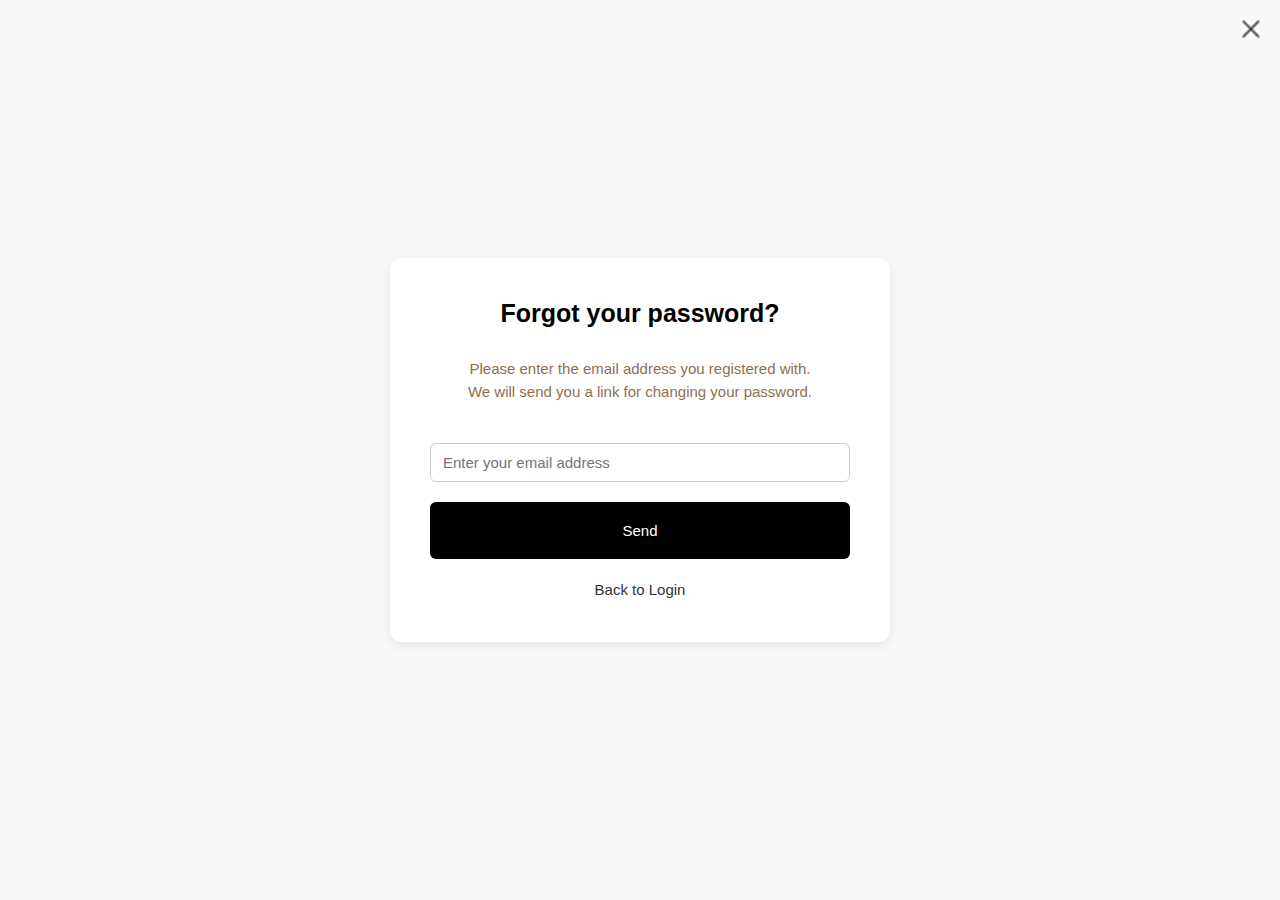
<file: forgot-password-page.html>
<!DOCTYPE html>
<html lang="vi">
  <head>
    <meta charset="utf-8" />
    <meta name="viewport" content="width=device-width, initial-scale=1" />
    <title>Forgot password? | Raffine</title>
    <link rel="stylesheet" href="css/style.css" />
    <link rel="stylesheet" href="css/forgot-password.css" />
    <link rel="icon" type="image/png" href="images/favicon.ico" />
  </head>
  <body>
    <header class="site-header">
      <a
        href="log-in-page.html"
        class="btn-exit"
        aria-label="Exit-forgot-password-page"
      >
        <img src="images/exit.svg" alt="Exit" />
      </a>
    </header>
    <main>
      <section class="forgot-container">
        <h2>Forgot your password?</h2>
        <p class="forgot-text">
          Please enter the email address you registered with.<br />
          We will send you a link for changing your password.
        </p>

        <form id="forgot-form" action="#" method="post">
          <div class="input-group">
            <input
              type="email"
              id="email"
              name="email"
              placeholder="Enter your email address"
              required
            />
          </div>

          <button type="submit" class="send-btn">Send</button>
          <div class="back-wrapper">
            <a href="log-in-page.html" class="back-login-btn">Back to Login</a>
          </div>
        </form>
      </section>
    </main>
    <script src="js/script.js"></script>
  </body>
</html>
</file>
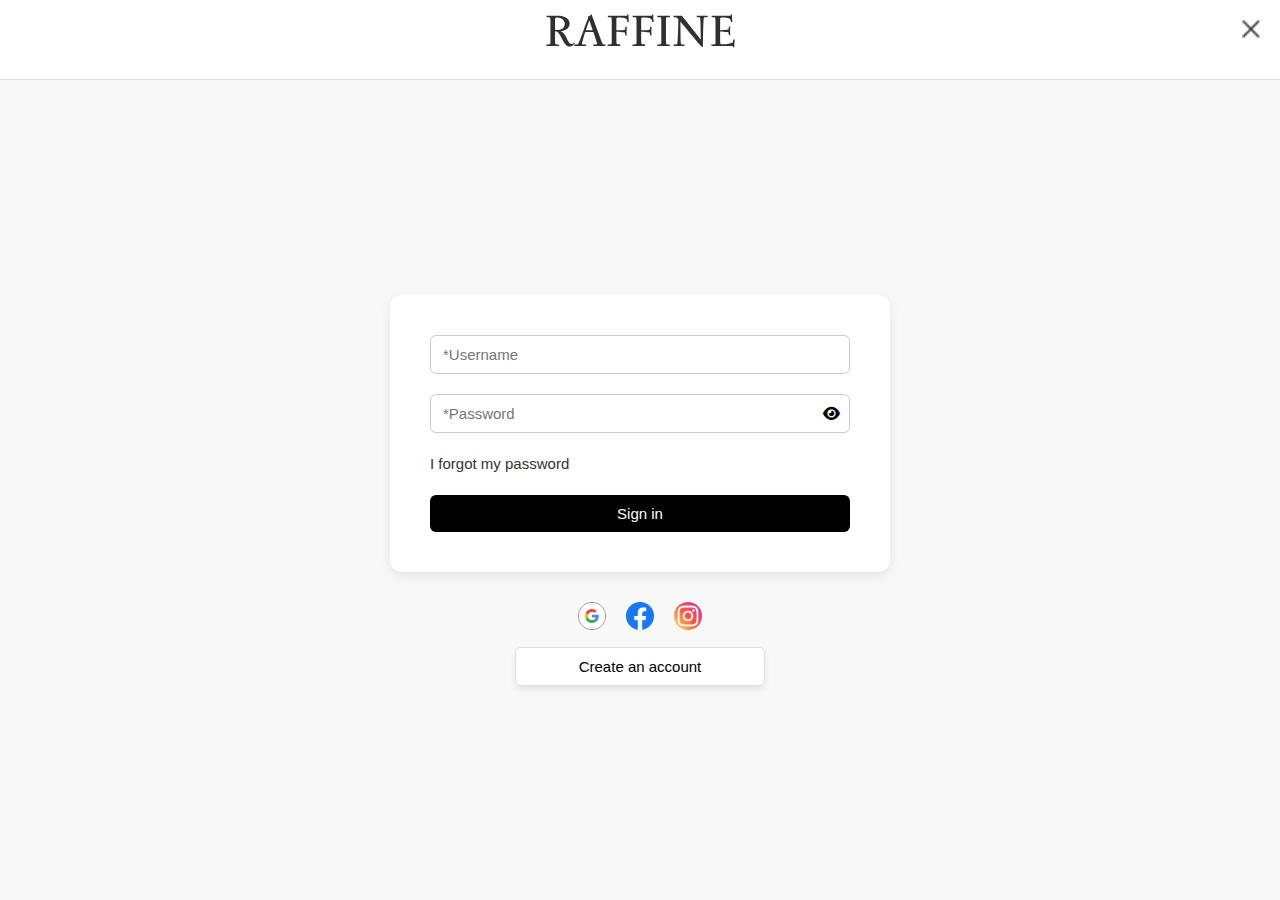
<file: log-in-page.html>
<!DOCTYPE html>
<html lang="vi">
  <head>
    <meta charset="utf-8" />
    <meta name="viewport" content="width=device-width, initial-scale=1" />
    <title>Account Login | Raffine</title>
    <link rel="stylesheet" href="css/style.css" />
    <link rel="stylesheet" href="css/log-in.css" />
    <link rel="icon" type="image/png" href="images/favicon.ico" />
    <link
      rel="stylesheet"
      href="https://cdnjs.cloudflare.com/ajax/libs/font-awesome/6.5.0/css/all.min.css"
    />
  </head>
  <body>
    <header class="site-header">
      <h1 class="logo">
        <a href="index.html" class="logo" aria-label="Raffine">
          <img src="images/RAFFINE.svg" alt="Raffine" />
        </a>
      </h1>
      <a href="index.html" class="btn-exit" aria-label="Exit-log-in-page">
        <img src="images/exit.svg" alt="Exit" />
      </a>
    </header>

    <main>
      <section class="login-container">
        <form id="login-form" action="#" method="post">
          <div class="input-group">
            <input
              type="text"
              id="username"
              name="username"
              placeholder="*Username"
              required
            />
          </div>

          <div class="input-group password-wrapper">
            <input
              type="password"
              id="password"
              name="password"
              placeholder="*Password"
              required
            />
            <button
              type="button"
              id="toggle-password"
              class="eye-btn"
              aria-label="Show password"
            >
              <i id="eye-icon" class="fa-solid fa-eye"></i>
            </button>
          </div>

          <div class="options">
            <a
              href="forgot-password-page.html"
              aria-label="forgot-password-page"
              >I forgot my password</a
            >
          </div>

          <button type="submit" class="login-btn">Sign in</button>
        </form>
      </section>
      <div class="other-log-in">
        <a href="https://google.com" aria-label="Google">
          <img src="images/google.svg" alt="Google" width="24" height="24" />
        </a>
        <a href="https://facebook.com" aria-label="Facebook">
          <img
            src="images/facebook.svg"
            alt="Facebook"
            width="24"
            height="24"
          />
        </a>
        <a href="https://instagram.com" aria-label="Instagram">
          <img src="images/insta.svg" alt="Instagram" width="24" height="24" />
        </a>
      </div>
      <a href="sign-up-page.html">
        <button type="button" class="create-account-btn">
          Create an account
        </button>
      </a>
    </main>
    <script src="js/log-in.js"></script>
  </body>
</html>
</file>
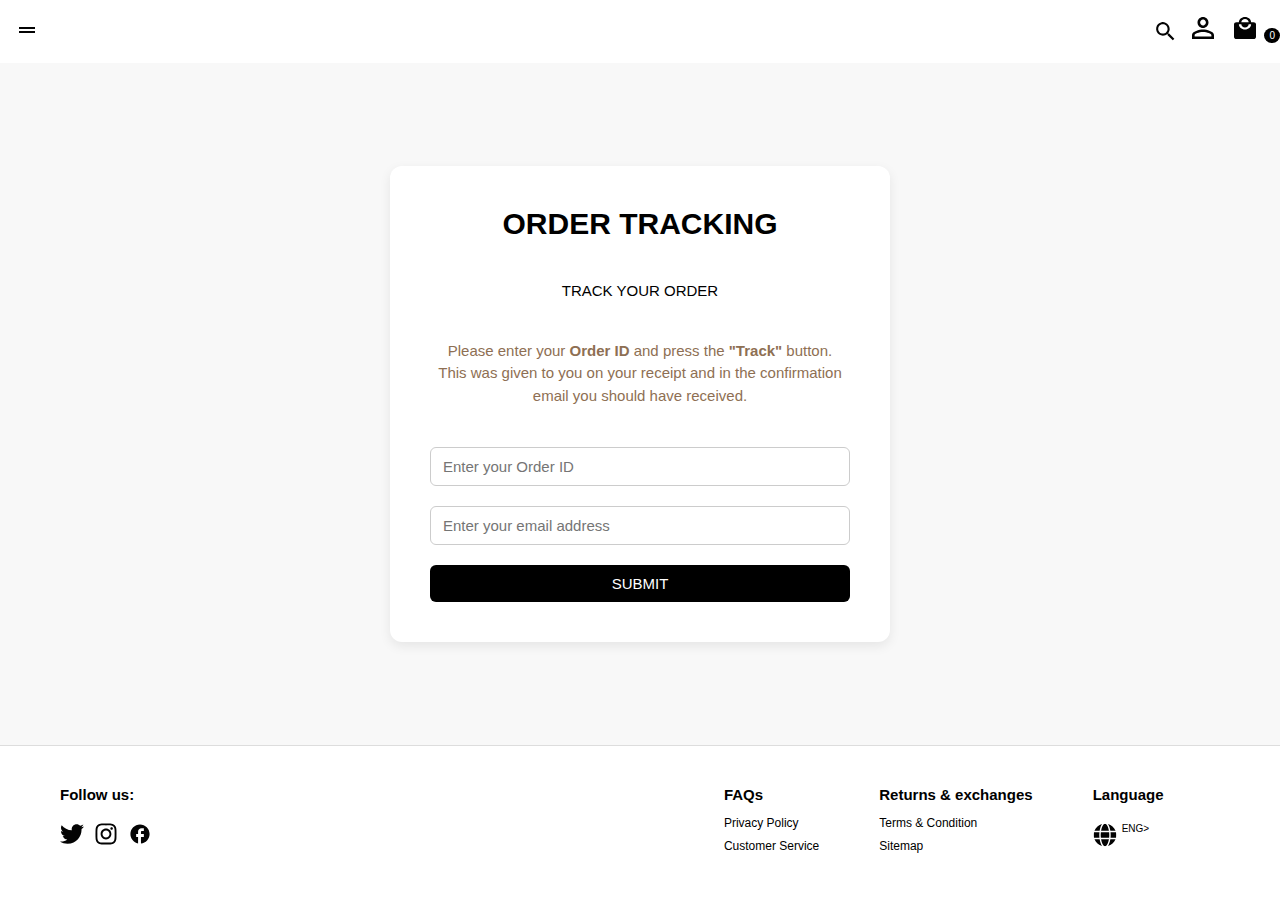
<file: order-tracking-page.html>
<!DOCTYPE html>
<html lang="vi">
  <head>
    <meta charset="utf-8" />
    <meta name="viewport" content="width=device-width, initial-scale=1" />
    <title>Track Your Order Status | Raffine</title>
    <link rel="stylesheet" href="css/style.css" />
    <link rel="stylesheet" href="css/header-footer.css" />
    <link rel="stylesheet" href="css/order-tracking.css" />
    <link rel="icon" type="image/png" href="images/favicon.ico" />
  </head>
  <body>
    <!-- ==================== HEADER ==================== -->
    <header class="site-header">
      <!--Left-side-->
      <div class="header-left">
        <!--Nút mở menu-->
        <button class="menu-toggle" aria-label="Menu">
          <img src="images/Menu.svg" alt="Menu" width="24" height="24" />
        </button>
        <nav class="menu">
          <ul class="menu-main">
            <li class="menu-item" data-submenu="men">
              <span>Men's Fashion</span>
              <span class="arrow">&rsaquo;</span>
            </li>
            <li class="menu-item" data-submenu="women">
              <span>Women's Fashion</span>
              <span class="arrow">&rsaquo;</span>
            </li>
            <li class="menu-item">
              <span>Help Center</span>
              <span class="arrow">&rsaquo;</span>
            </li>
            <li class="menu-item">
              <a href="order-tracking-page.html">Order Tracking</a>
              <span class="arrow">&rsaquo;</span>
            </li>
            <li class="menu-item">About Us</li>
          </ul>

          <!-- Menu con: Men’s Fashion -->
          <div class="submenu" id="men">
            <div class="submenu-grid">
              <div class="submenu-card">
                <p>Top</p>
                <a href="men-top-page.html"
                  ><img src="images/Top-Men.jpg" alt="Top"
                /></a>
              </div>
              <div class="submenu-card">
                <p>Bottom</p>
                <a href="men-bottom-page.html"
                  ><img src="images/Bottom-Men.jpg" alt="Bottom"
                /></a>
              </div>
              <div class="submenu-card">
                <p>Jacket</p>
                <a href="men-jacket-page.html"
                  ><img src="images/Jacket-Men.jpg" alt="Jacket"
                /></a>
              </div>
            </div>
            <a href="#" class="see-more">See more</a>
          </div>

          <!-- Menu con: Women’s Fashion -->
          <div class="submenu" id="women">
            <div class="submenu-grid">
              <div class="submenu-card">
                <p>Top</p>
                <a href="women-top-page.html"
                  ><img src="images/Top-Women.jpg" alt="Top"
                /></a>
              </div>
              <div class="submenu-card">
                <p>Bottom</p>
                <a href="women-bottom-page.html"
                  ><img src="images/Bottom-Women.jpg" alt="Bottom"
                /></a>
              </div>
              <div class="submenu-card">
                <p>Dress</p>
                <a href="women-dress-page.html"
                  ><img src="images/Dress-Women.jpg" alt="Dress"
                /></a>
              </div>
            </div>
            <a href="#" class="see-more">See more</a>
          </div>
        </nav>
      </div>

      <!--Center-side-->
      <div class="header-center">
        <!--Logo-->
        <h1 class="logo">
          <a href="index.html" class="logo" aria-label="Raffine">
            <img src="images/RAFFINE.svg" alt="Raffine" />
          </a>
        </h1>
      </div>

      <!--Right-side-->
      <div class="header-right">
        <!--Tìm kiếm-->
        <div class="search-box">
          <input
            type="text"
            class="search-input"
            placeholder="Find on Raffine..."
          />
          <button class="search-btn">
            <img src="images/Search.svg" alt="Search" width="25" height="25" />
          </button>
          <ul class="search-results"></ul>
        </div>
        <!--Biểu tượng tài khoản và giỏ hàng-->
        <nav id="login-cart">
          <a href="log-in-page.html"
            ><img src="images/Login.svg" alt="Login"
          /></a>
          <a href="cart-page.html"
            ><img src="images/cart-icon.svg" alt="Cart-icon" />
            <span class="cart-count">0</span></a
          >
        </nav>
      </div>
    </header>

    <main>
      <section class="order-container">
        <h2>ORDER TRACKING</h2>

        <div class="order-text">
          <h3>TRACK YOUR ORDER</h3>
          <p>
            Please enter your <strong>Order ID</strong> and press the
            <strong>"Track"</strong> button.<br />
            This was given to you on your receipt and in the confirmation email
            you should have received.
          </p>
        </div>

        <form id="order-form" action="#" method="post">
          <div class="input-group">
            <input
              type="text"
              id="order-id"
              name="order-id"
              placeholder="Enter your Order ID"
              required
            />
          </div>

          <div class="input-group">
            <input
              type="email"
              id="email"
              name="email"
              placeholder="Enter your email address"
              required
            />
          </div>

          <button type="submit" class="track-btn">SUBMIT</button>
        </form>
      </section>
    </main>
    <!-- Footer -->
    <footer class="site-footer">
      <div class="footer-container">
        <!-- Follow us -->
        <div class="footer-social">
          <h4><strong>Follow us:</strong></h4>
          <div class="social-icons">
            <a href="https://twitter.com" aria-label="Twitter">
              <img
                src="images/Twitter.svg"
                alt="Twitter"
                width="24"
                height="24"
              />
            </a>
            <a href="https://instagram.com" aria-label="Instagram">
              <img
                src="images/INS.svg"
                alt="Instagram"
                width="24"
                height="24"
              />
            </a>
            <a href="https://facebook.com" aria-label="Facebook">
              <img src="images/FB.svg" alt="Facebook" width="24" height="24" />
            </a>
          </div>
        </div>
        <!-- Text items -->
        <div class="footer-text">
          <div class="footer-text1">
            <h4>FAQs</h4>
            <p>Privacy Policy</p>
            <p>Customer Service</p>
          </div>

          <div class="footer-text2">
            <h4>Returns & exchanges</h4>
            <p>Terms & Condition</p>
            <p>Sitemap</p>
          </div>
          <div class="footer-text3">
            <h4>Language</h4>

            <img
              src="images/Language Icon.svg"
              alt="Language icon"
              width="24"
              height="24"
              class="language-icon"
            />

            <div class="language-selector-wrapper">
              <button
                class="language-toggle current-lang-button"
                aria-expanded="false"
                aria-controls="language-menu"
              >
                <span class="current-lang" data-current-lang="ENG">ENG</span>
              </button>

              <button
                class="language-toggle dropdown-arrow-button"
                aria-expanded="false"
                aria-controls="language-menu"
              >
                <span class="dropdown-arrow">></span>
              </button>

              <!-- Menu lựa chọn ngôn ngữ -->
              <ul class="language-menu" id="language-menu">
                <li data-lang="VN">VN</li>
                <li data-lang="ENG" class="active">ENG</li>
              </ul>
            </div>
          </div>
        </div>
      </div>
    </footer>
    <script src="js/script.js"></script>
    <script src="js/cart.js"></script>
    <script src="js/header-footer.js"></script>
  </body>
</html>
</file>
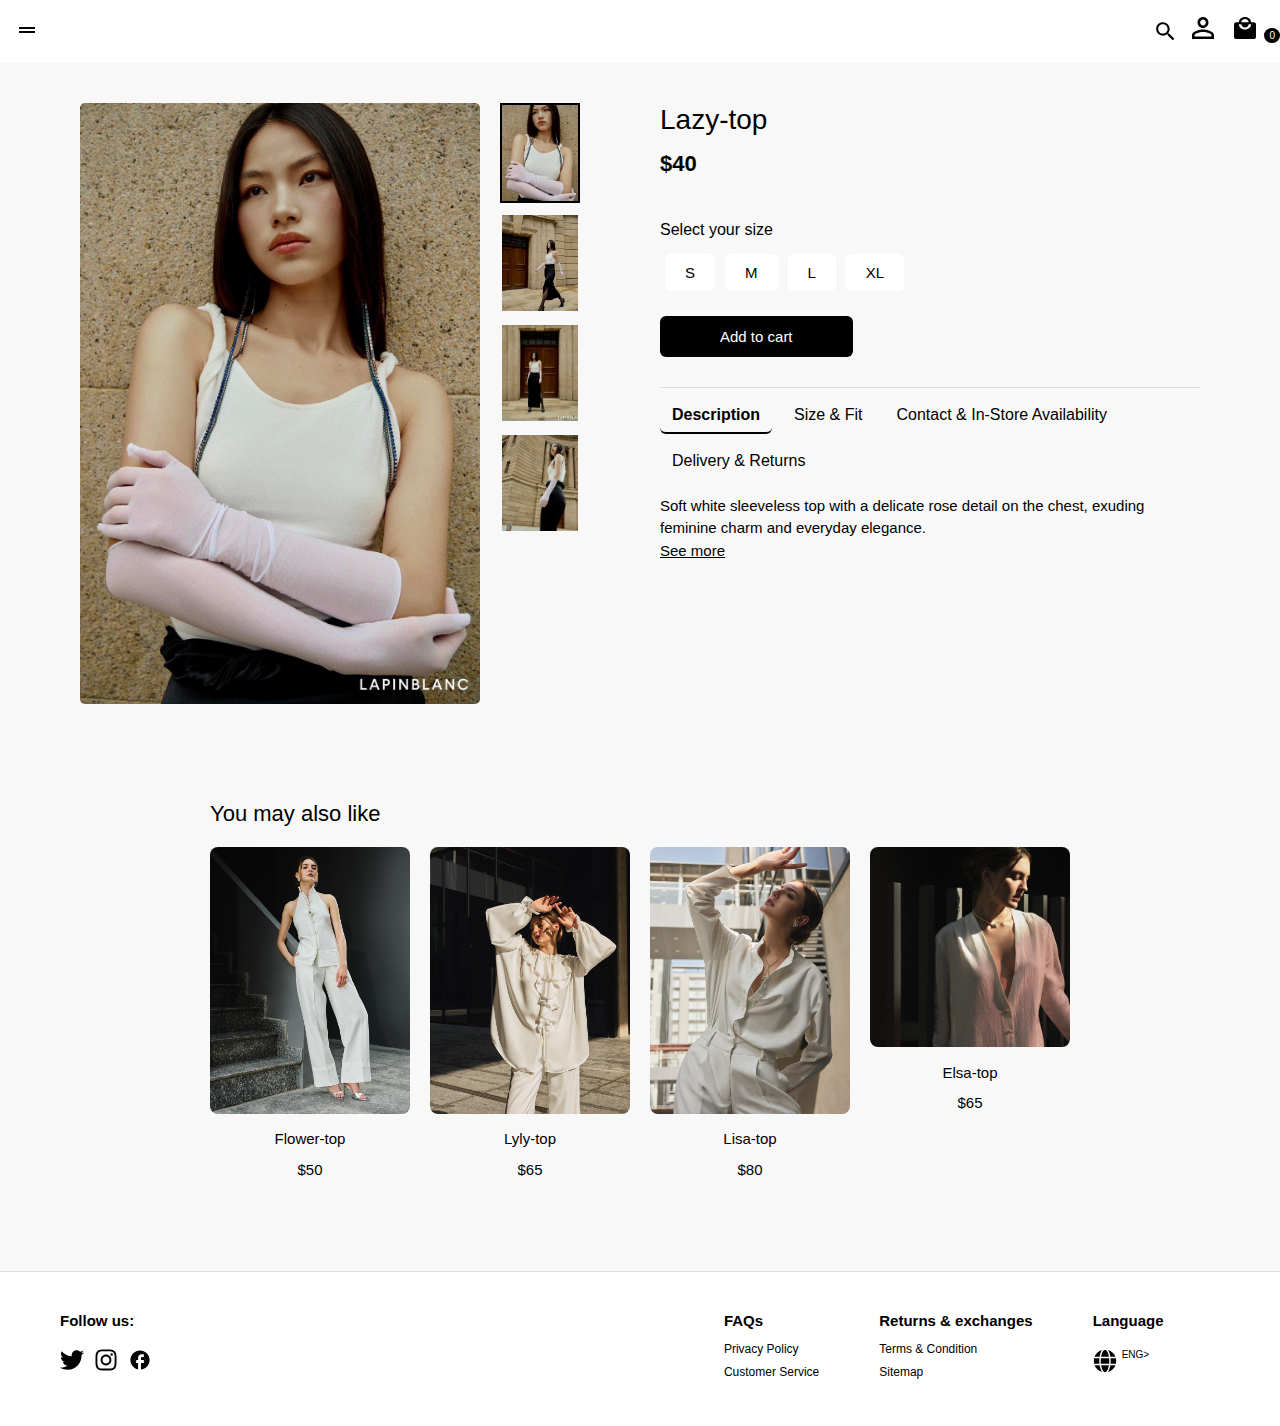
<file: product-detail-page.html>
<!DOCTYPE html>
<html lang="vi">
  <head>
    <meta charset="utf-8" />
    <meta name="viewport" content="width=device-width, initial-scale=1" />
    <title>Product Detail Page</title>
    <link rel="stylesheet" href="css/style.css" />
    <link rel="stylesheet" href="css/product-detail.css" />
    <link rel="stylesheet" href="css/header-footer.css" />
    <link rel="icon" type="image/png" href="images/favicon.ico" />
  </head>

  <body>
    <!-- ==================== HEADER ==================== -->
    <header class="site-header">
      <!--Left-side-->
      <div class="header-left">
        <!--Nút mở menu-->
        <button class="menu-toggle" aria-label="Menu">
          <img src="images/Menu.svg" alt="Menu" width="24" height="24" />
        </button>
        <nav class="menu">
          <ul class="menu-main">
            <li class="menu-item" data-submenu="men">
              <span>Men's Fashion</span>
              <span class="arrow">&rsaquo;</span>
            </li>
            <li class="menu-item" data-submenu="women">
              <span>Women's Fashion</span>
              <span class="arrow">&rsaquo;</span>
            </li>
            <li class="menu-item">
              <span>Help Center</span>
              <span class="arrow">&rsaquo;</span>
            </li>
            <li class="menu-item">
              <a href="order-tracking-page.html">Order Tracking</a>
              <span class="arrow">&rsaquo;</span>
            </li>
            <li class="menu-item">About Us</li>
          </ul>

          <!-- Menu con: Men’s Fashion -->
          <div class="submenu" id="men">
            <div class="submenu-grid">
              <div class="submenu-card">
                <p>Top</p>
                <a href="men-top-page.html"
                  ><img src="images/Top-Men.jpg" alt="Top"
                /></a>
              </div>
              <div class="submenu-card">
                <p>Bottom</p>
                <a href="men-bottom-page.html"
                  ><img src="images/Bottom-Men.jpg" alt="Bottom"
                /></a>
              </div>
              <div class="submenu-card">
                <p>Jacket</p>
                <a href="men-jacket-page.html"
                  ><img src="images/Jacket-Men.jpg" alt="Jacket"
                /></a>
              </div>
            </div>
            <a href="#" class="see-more">See more</a>
          </div>

          <!-- Menu con: Women’s Fashion -->
          <div class="submenu" id="women">
            <div class="submenu-grid">
              <div class="submenu-card">
                <p>Top</p>
                <a href="women-top-page.html"
                  ><img src="images/Top-Women.jpg" alt="Top"
                /></a>
              </div>
              <div class="submenu-card">
                <p>Bottom</p>
                <a href="women-bottom-page.html"
                  ><img src="images/Bottom-Women.jpg" alt="Bottom"
                /></a>
              </div>
              <div class="submenu-card">
                <p>Dress</p>
                <a href="women-dress-page.html"
                  ><img src="images/Dress-Women.jpg" alt="Dress"
                /></a>
              </div>
            </div>
            <a href="#" class="see-more">See more</a>
          </div>
        </nav>
      </div>

      <!--Center-side-->
      <div class="header-center">
        <!--Logo-->
        <h1 class="logo">
          <a href="index.html" class="logo" aria-label="Raffine">
            <img src="images/RAFFINE.svg" alt="Raffine" />
          </a>
        </h1>
      </div>

      <!--Right-side-->
      <div class="header-right">
        <!--Tìm kiếm-->
        <div class="search-box">
          <input
            type="text"
            class="search-input"
            placeholder="Find on Raffine..."
          />
          <button class="search-btn">
            <img src="images/Search.svg" alt="Search" width="25" height="25" />
          </button>
          <ul class="search-results"></ul>
        </div>
        <!--Biểu tượng tài khoản và giỏ hàng-->
        <nav id="login-cart">
          <a href="log-in-page.html"
            ><img src="images/Login.svg" alt="Login"
          /></a>
          <a href="cart-page.html"
            ><img src="images/cart-icon.svg" alt="Cart-icon" />
            <span class="cart-count">0</span></a
          >
        </nav>
      </div>
    </header>

    <!-- ==================== MAIN CONTENT ==================== -->
    <main class="product-detail">
      <!-- Bên trái: gallery -->
      <div class="product-gallery">
        <div class="thumbnail-list"></div>
        <div class="main-image">
          <img src="" alt="" />
        </div>
      </div>

      <!-- Bên phải: thông tin sản phẩm -->
      <div class="product-info">
        <h2></h2>
        <p class="product-price"></p>

        <div class="product-options">
          <h4>Select your size</h4>
          <div class="size-buttons"></div>
        </div>

        <button class="add-to-cart">Add to cart</button>

        <!-- Tabs -->
        <div class="product-tabs">
          <div class="tab-buttons">
            <button class="tab-btn active" data-tab="description">
              Description
            </button>
            <button class="tab-btn" data-tab="sizefit">Size & Fit</button>
            <button class="tab-btn" data-tab="contact">
              Contact & In-Store Availability
            </button>
            <button class="tab-btn" data-tab="delivery">
              Delivery & Returns
            </button>
          </div>

          <div class="tab-contents">
            <div class="tab-content active" id="description">
              <p></p>
              <a href="#" class="see-more">See more</a>
            </div>
            <div class="tab-content" id="sizefit">
              <p></p>
            </div>
            <div class="tab-content" id="contact">
              <p></p>
            </div>
            <div class="tab-content" id="delivery">
              <p></p>
            </div>
          </div>
        </div>
      </div>

      <!-- Related products -->
      <section class="related-products">
        <h3>You may also like</h3>
        <div class="related-list"></div>
      </section>
    </main>

    <!-- ==================== FOOTER ==================== -->
    <footer class="site-footer">
      <div class="footer-container">
        <!-- Follow us -->
        <div class="footer-social">
          <h4><strong>Follow us:</strong></h4>
          <div class="social-icons">
            <a href="https://twitter.com" aria-label="Twitter">
              <img
                src="images/Twitter.svg"
                alt="Twitter"
                width="24"
                height="24"
              />
            </a>
            <a href="https://instagram.com" aria-label="Instagram">
              <img
                src="images/INS.svg"
                alt="Instagram"
                width="24"
                height="24"
              />
            </a>
            <a href="https://facebook.com" aria-label="Facebook">
              <img src="images/FB.svg" alt="Facebook" width="24" height="24" />
            </a>
          </div>
        </div>
        <!-- Text items -->
        <div class="footer-text">
          <div class="footer-text1">
            <h4>FAQs</h4>
            <p>Privacy Policy</p>
            <p>Customer Service</p>
          </div>

          <div class="footer-text2">
            <h4>Returns & exchanges</h4>
            <p>Terms & Condition</p>
            <p>Sitemap</p>
          </div>
          <div class="footer-text3">
            <h4>Language</h4>

            <img
              src="images/Language Icon.svg"
              alt="Language icon"
              width="24"
              height="24"
              class="language-icon"
            />

            <div class="language-selector-wrapper">
              <button
                class="language-toggle current-lang-button"
                aria-expanded="false"
                aria-controls="language-menu"
              >
                <span class="current-lang" data-current-lang="ENG">ENG</span>
              </button>

              <button
                class="language-toggle dropdown-arrow-button"
                aria-expanded="false"
                aria-controls="language-menu"
              >
                <span class="dropdown-arrow">></span>
              </button>

              <!-- Menu lựa chọn ngôn ngữ -->
              <ul class="language-menu" id="language-menu">
                <li data-lang="VN">VN</li>
                <li data-lang="ENG" class="active">ENG</li>
              </ul>
            </div>
          </div>
        </div>
      </div>
    </footer>

    <!-- ==================== SCRIPTS ==================== -->
    <script src="js/product-data.js"></script>
    <script src="js/script.js"></script>
    <script src="js/cart.js"></script>
    <script src="js/product-detail.js"></script>
    <script src="js/header-footer.js"></script>
  </body>
</html>
</file>
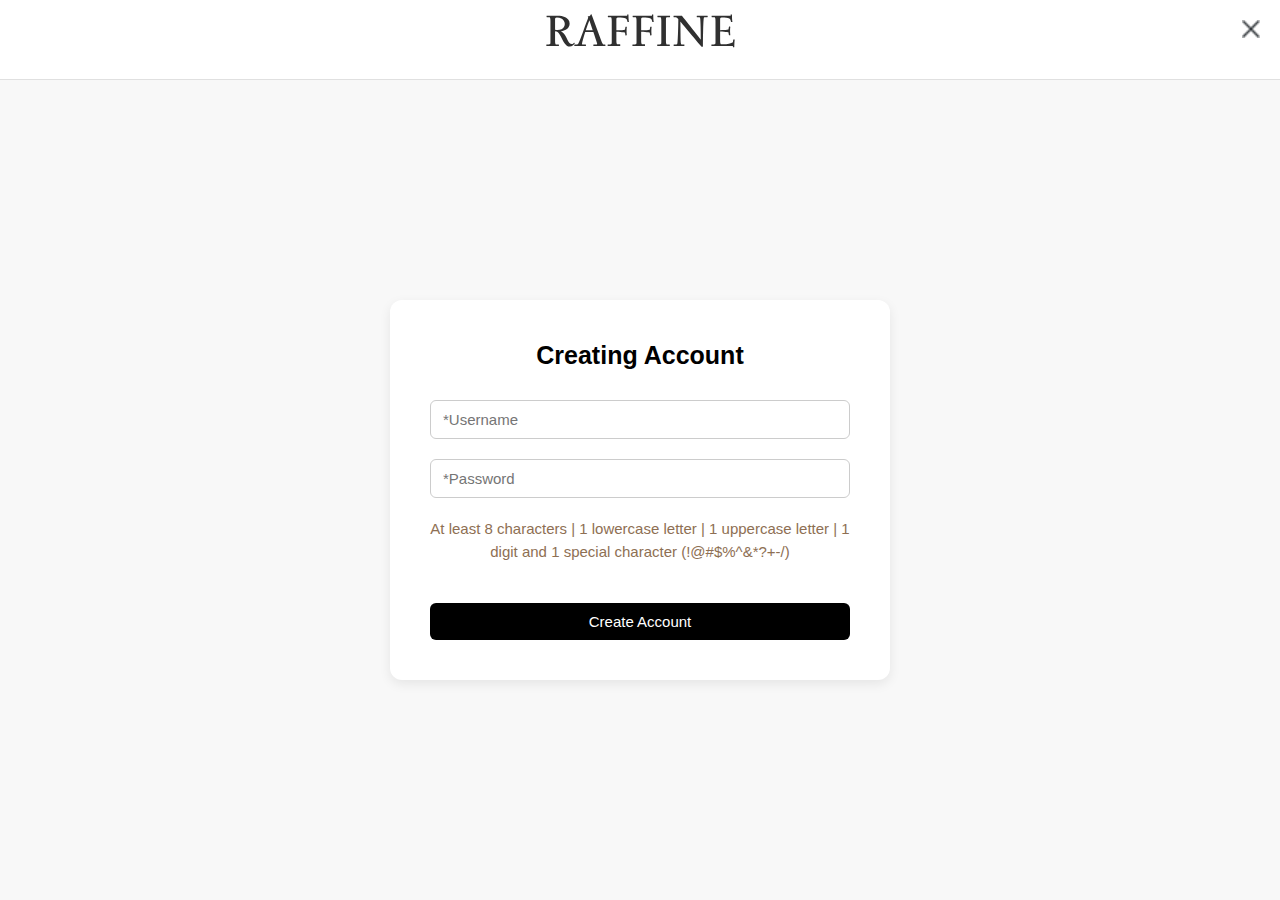
<file: sign-up-page.html>
<!DOCTYPE html>
<html lang="vi">
  <head>
    <meta charset="utf-8" />
    <meta name="viewport" content="width=device-width, initial-scale=1" />
    <title>Create an Account | Raffine</title>
    <link rel="stylesheet" href="css/style.css" />
    <link rel="stylesheet" href="css/sign-up.css" />
    <link rel="icon" type="image/png" href="images/favicon.ico" />
    <link
      rel="stylesheet"
      href="https://cdnjs.cloudflare.com/ajax/libs/font-awesome/6.4.2/css/all.min.css"
      integrity="sha512-z3gLpd7yknf1yXfT8E0pA8k3N8y6j8L2vjF1/6z+vKz8yX7A7+7E/R2a3+8a2N3q7+4Z7D+A7J+4P7L3V5w=="
      crossorigin="anonymous"
      referrerpolicy="no-referrer"
    />
  </head>
  <body>
    <header class="site-header">
      <h1 class="logo">
        <a href="index.html" class="logo" aria-label="Raffine">
          <img src="images/RAFFINE.svg" alt="Raffine" />
        </a>
      </h1>
      <a
        href="log-in-page.html"
        class="btn-exit"
        aria-label="Exit-sign-up-page"
      >
        <img src="images/exit.svg" alt="Exit" />
      </a>
    </header>

    <main>
      <section class="signup-container">
        <h2>Creating Account</h2>

        <form id="signup-form" action="#" method="post">
          <!-- Username -->
          <div class="input-group">
            <input
              type="text"
              id="new-username"
              name="username"
              placeholder="*Username"
              required
            />
          </div>

          <!-- Password -->
          <div class="input-group password-wrapper">
            <input
              type="password"
              id="new-password"
              name="password"
              placeholder="*Password"
              required
            />
            <button
              type="button"
              id="toggle-password"
              class="eye-btn"
              aria-label="Show password"
            >
              <i id="eye-icon" class="fa-solid fa-eye"></i>
            </button>
          </div>

          <!-- Ghi chú yêu cầu mật khẩu -->
          <p class="password-note">
            At least 8 characters | 1 lowercase letter | 1 uppercase letter | 1
            digit and 1 special character (!@#$%^&*?+-/)
          </p>

          <button type="submit" class="signup-btn">Create Account</button>
        </form>
      </section>
    </main>
    <script src="js/sign-up.js"></script>
  </body>
</html>
</file>
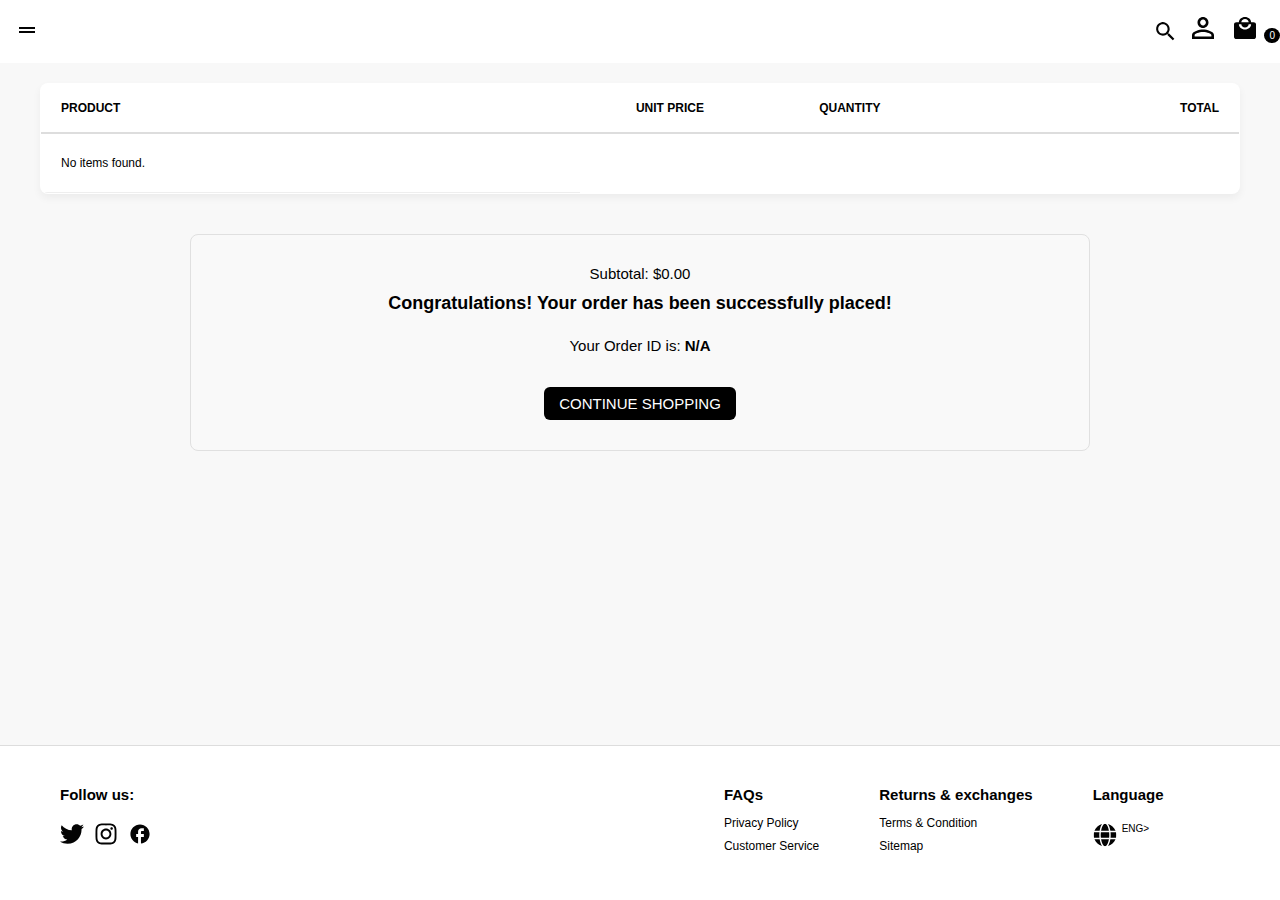
<file: success-page.html>
<!DOCTYPE html>
<html lang="en">
  <head>
    <meta charset="UTF-8" />
    <meta name="viewport" content="width=device-width, initial-scale=1.0" />
    <title>Order Successful</title>
    <link rel="stylesheet" href="css/style.css" />
    <link rel="stylesheet" href="css/header-footer.css" />
    <link rel="stylesheet" href="css/success.css" />
    <link rel="icon" type="image/png" href="images/favicon.ico" />
  </head>
  <body>
    <!-- ==================== HEADER ==================== -->
    <header class="site-header">
      <!--Left-side-->
      <div class="header-left">
        <!--Nút mở menu-->
        <button class="menu-toggle" aria-label="Menu">
          <img src="images/Menu.svg" alt="Menu" width="24" height="24" />
        </button>
        <nav class="menu">
          <ul class="menu-main">
            <li class="menu-item" data-submenu="men">
              <span>Men's Fashion</span>
              <span class="arrow">&rsaquo;</span>
            </li>
            <li class="menu-item" data-submenu="women">
              <span>Women's Fashion</span>
              <span class="arrow">&rsaquo;</span>
            </li>
            <li class="menu-item">
              <span>Help Center</span>
              <span class="arrow">&rsaquo;</span>
            </li>
            <li class="menu-item">
              <a href="order-tracking-page.html">Order Tracking</a>
              <span class="arrow">&rsaquo;</span>
            </li>
            <li class="menu-item">About Us</li>
          </ul>

          <!-- Menu con: Men’s Fashion -->
          <div class="submenu" id="men">
            <div class="submenu-grid">
              <div class="submenu-card">
                <p>Top</p>
                <a href="men-top-page.html"
                  ><img src="images/Top-Men.jpg" alt="Top"
                /></a>
              </div>
              <div class="submenu-card">
                <p>Bottom</p>
                <a href="men-bottom-page.html"
                  ><img src="images/Bottom-Men.jpg" alt="Bottom"
                /></a>
              </div>
              <div class="submenu-card">
                <p>Jacket</p>
                <a href="men-jacket-page.html"
                  ><img src="images/Jacket-Men.jpg" alt="Jacket"
                /></a>
              </div>
            </div>
            <a href="#" class="see-more">See more</a>
          </div>

          <!-- Menu con: Women’s Fashion -->
          <div class="submenu" id="women">
            <div class="submenu-grid">
              <div class="submenu-card">
                <p>Top</p>
                <a href="women-top-page.html"
                  ><img src="images/Top-Women.jpg" alt="Top"
                /></a>
              </div>
              <div class="submenu-card">
                <p>Bottom</p>
                <a href="women-bottom-page.html"
                  ><img src="images/Bottom-Women.jpg" alt="Bottom"
                /></a>
              </div>
              <div class="submenu-card">
                <p>Dress</p>
                <a href="women-dress-page.html"
                  ><img src="images/Dress-Women.jpg" alt="Dress"
                /></a>
              </div>
            </div>
            <a href="#" class="see-more">See more</a>
          </div>
        </nav>
      </div>

      <!--Center-side-->
      <div class="header-center">
        <!--Logo-->
        <h1 class="logo">
          <a href="index.html" class="logo" aria-label="Raffine">
            <img src="images/RAFFINE.svg" alt="Raffine" />
          </a>
        </h1>
      </div>

      <!--Right-side-->
      <div class="header-right">
        <!--Tìm kiếm-->
        <div class="search-box">
          <input
            type="text"
            class="search-input"
            placeholder="Find on Raffine..."
          />
          <button class="search-btn">
            <img src="images/Search.svg" alt="Search" width="25" height="25" />
          </button>
          <ul class="search-results"></ul>
        </div>
        <!--Biểu tượng tài khoản và giỏ hàng-->
        <nav id="login-cart">
          <a href="log-in-page.html"
            ><img src="images/Login.svg" alt="Login"
          /></a>
          <a href="cart-page.html"
            ><img src="images/cart-icon.svg" alt="Cart-icon" />
            <span class="cart-count">0</span></a
          >
        </nav>
      </div>
    </header>
    <!-- ==================== MAIN CONTENT ==================== -->

    <main>
      <section class="order-item">
        <table id="order-summary">
          <thead>
            <tr>
              <th>PRODUCT</th>
              <th></th>
              <th></th>
              <th>UNIT PRICE</th>
              <th>QUANTITY</th>
              <th>TOTAL</th>
            </tr>
          </thead>
          <tbody id="order-body"></tbody>
        </table>
      </section>
      <section class="success-order">
        <h3>Subtotal: <span id="order-total">$0.00</span></h3>
        <h2>Congratulations! Your order has been successfully placed!</h2>
        <p>Your Order ID is: <strong id="order-id"></strong></p>
        <button id="continue-btn" class="black-btn" style="margin-top: 30px">
          CONTINUE SHOPPING
        </button>
      </section>
    </main>
    <!-- ==================== FOOTER ==================== -->

    <footer class="site-footer">
      <div class="footer-container">
        <!-- Follow us -->
        <div class="footer-social">
          <h4><strong>Follow us:</strong></h4>
          <div class="social-icons">
            <a href="https://twitter.com" aria-label="Twitter">
              <img
                src="images/Twitter.svg"
                alt="Twitter"
                width="24"
                height="24"
              />
            </a>
            <a href="https://instagram.com" aria-label="Instagram">
              <img
                src="images/INS.svg"
                alt="Instagram"
                width="24"
                height="24"
              />
            </a>
            <a href="https://facebook.com" aria-label="Facebook">
              <img src="images/FB.svg" alt="Facebook" width="24" height="24" />
            </a>
          </div>
        </div>
        <!-- Text items -->
        <div class="footer-text">
          <div class="footer-text1">
            <h4>FAQs</h4>
            <p>Privacy Policy</p>
            <p>Customer Service</p>
          </div>

          <div class="footer-text2">
            <h4>Returns & exchanges</h4>
            <p>Terms & Condition</p>
            <p>Sitemap</p>
          </div>
          <div class="footer-text3">
            <h4>Language</h4>

            <img
              src="images/Language Icon.svg"
              alt="Language icon"
              width="24"
              height="24"
              class="language-icon"
            />

            <div class="language-selector-wrapper">
              <button
                class="language-toggle current-lang-button"
                aria-expanded="false"
                aria-controls="language-menu"
              >
                <span class="current-lang" data-current-lang="ENG">ENG</span>
              </button>

              <button
                class="language-toggle dropdown-arrow-button"
                aria-expanded="false"
                aria-controls="language-menu"
              >
                <span class="dropdown-arrow">></span>
              </button>

              <!-- Menu lựa chọn ngôn ngữ -->
              <ul class="language-menu" id="language-menu">
                <li data-lang="VN">VN</li>
                <li data-lang="ENG" class="active">ENG</li>
              </ul>
            </div>
          </div>
        </div>
      </div>
    </footer>

    <!-- ==================== SCRIPTS ==================== -->
    <script src="js/success.js"></script>
    <script src="js/script.js"></script>
    <script src="js/header-footer.js"></script>
  </body>
</html>
</file>
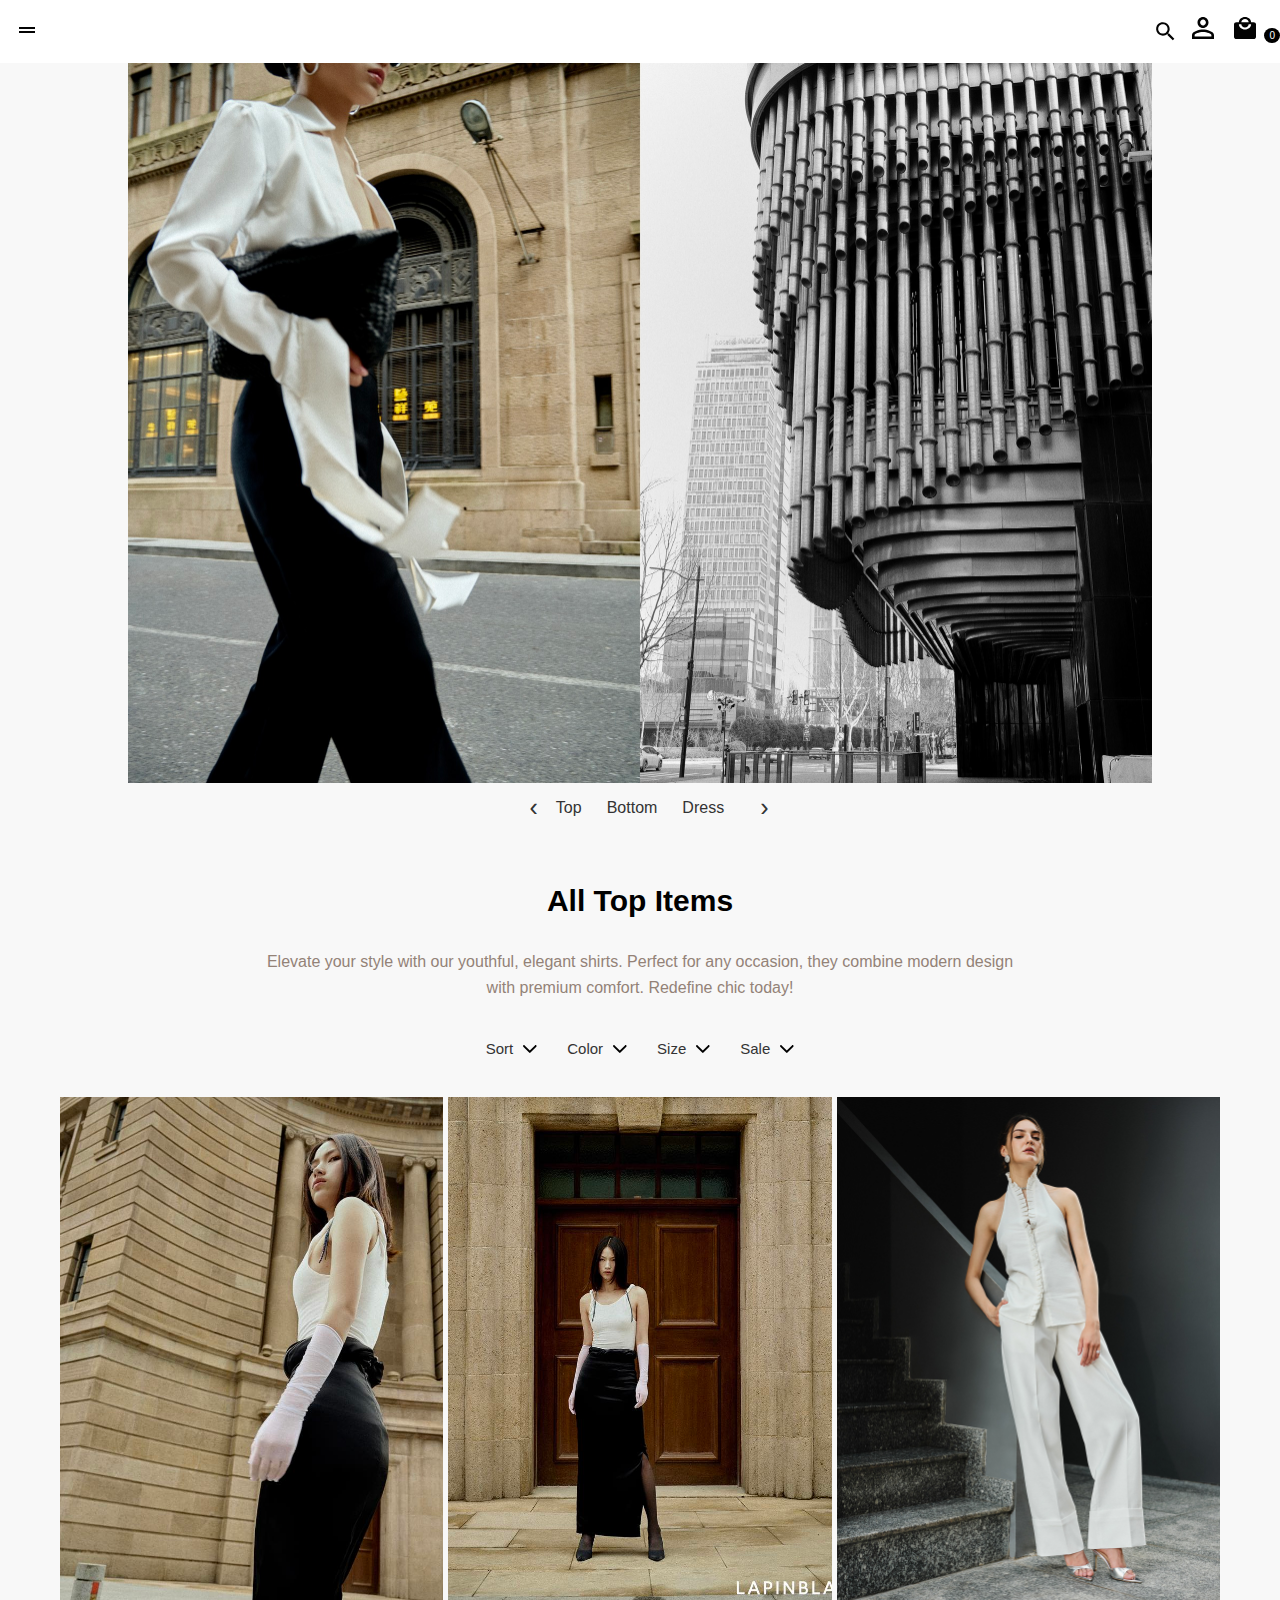
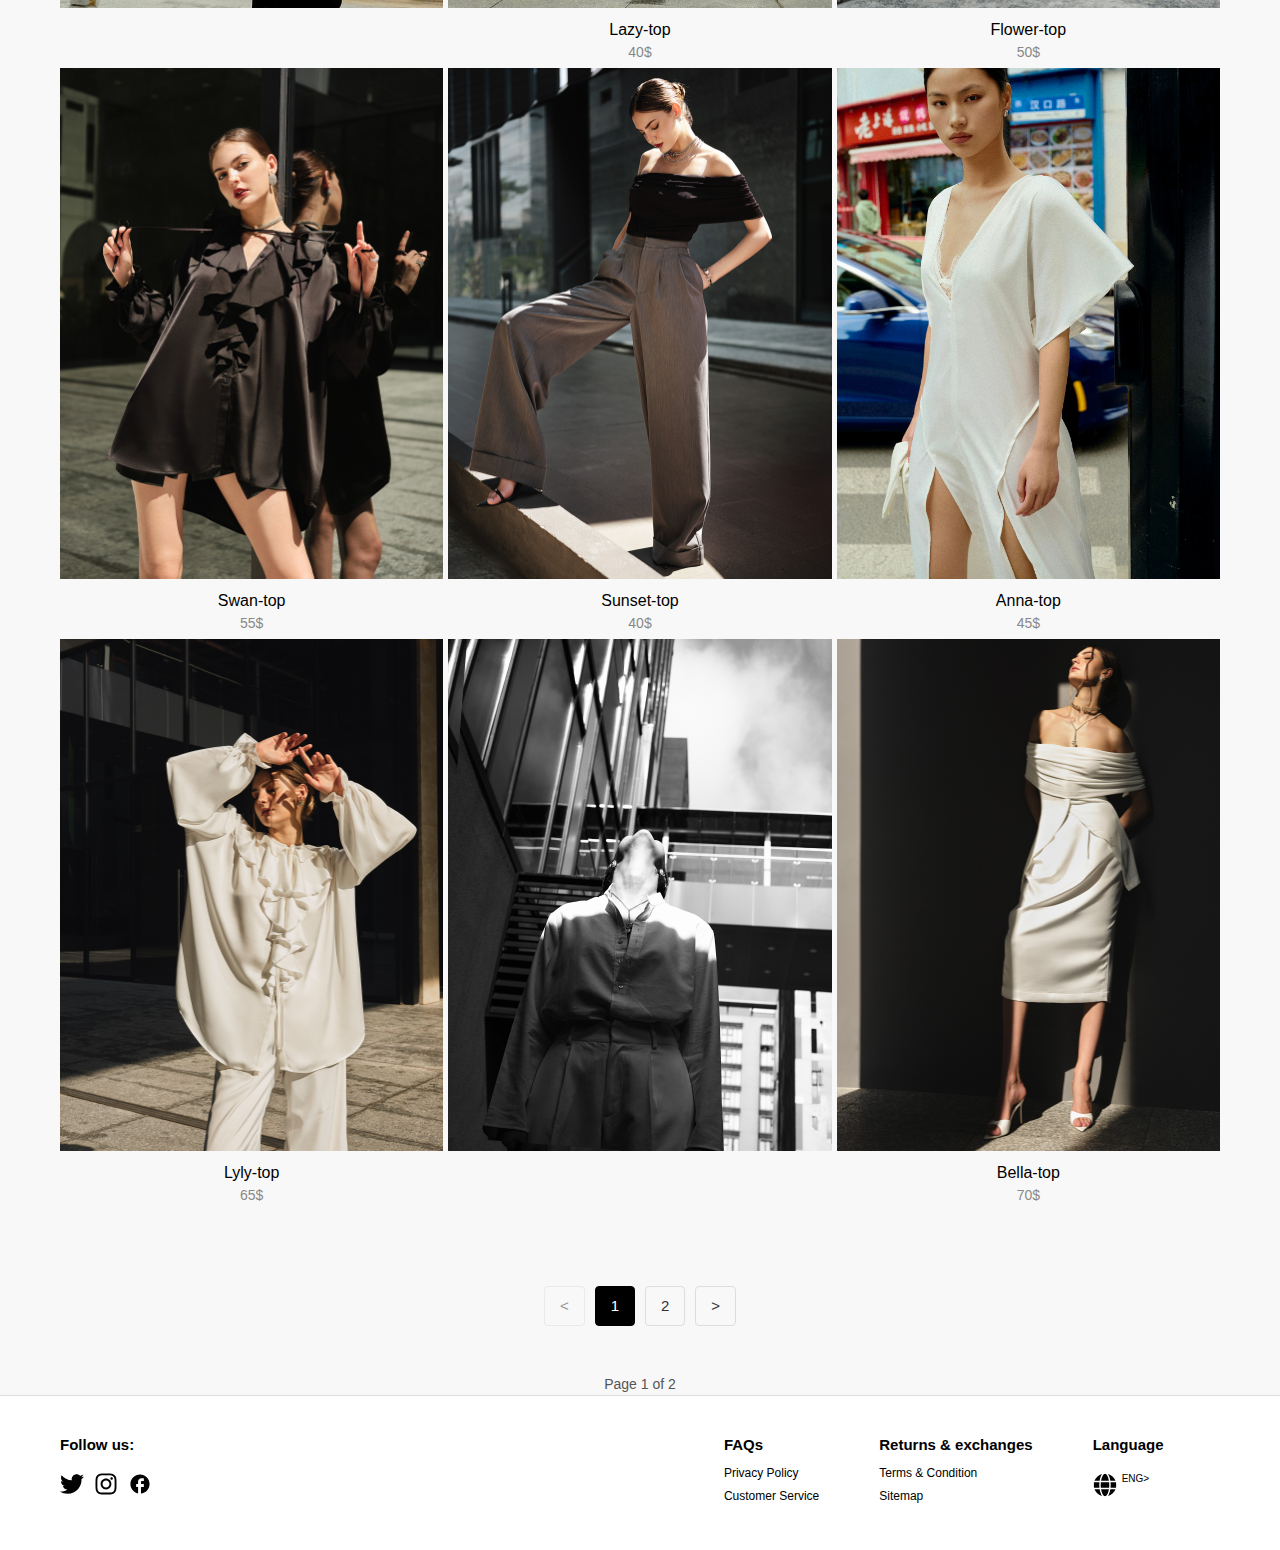
<file: women-top-page.html>
<!DOCTYPE html>
<html lang="vi">
  <head>
    <meta charset="utf-8" />
    <meta name="viewport" content="width=device-width, initial-scale=1" />
    <title>Women's Tops: Shirts, T-Shirts & Blouses | Raffine</title>
    <link rel="stylesheet" href="css/style.css" />
    <link rel="stylesheet" href="css/header-footer.css" />
    <link rel="stylesheet" href="css/women-page.css" />
    <link rel="icon" type="image/png" href="images/favicon.ico" />
  </head>
  <body>
    <!-- ==================== HEADER ==================== -->
    <header class="site-header">
      <!--Left-side-->
      <div class="header-left">
        <!--Nút mở menu-->
        <button class="menu-toggle" aria-label="Menu">
          <img src="images/Menu.svg" alt="Menu" width="24" height="24" />
        </button>
        <nav class="menu">
          <ul class="menu-main">
            <li class="menu-item" data-submenu="men">
              <span>Men's Fashion</span>
              <span class="arrow">&rsaquo;</span>
            </li>
            <li class="menu-item" data-submenu="women">
              <span>Women's Fashion</span>
              <span class="arrow">&rsaquo;</span>
            </li>
            <li class="menu-item">
              <span>Help Center</span>
              <span class="arrow">&rsaquo;</span>
            </li>
            <li class="menu-item">
              <a href="order-tracking-page.html">Order Tracking</a>
              <span class="arrow">&rsaquo;</span>
            </li>
            <li class="menu-item">About Us</li>
          </ul>

          <!-- Menu con: Men’s Fashion -->
          <div class="submenu" id="men">
            <div class="submenu-grid">
              <div class="submenu-card">
                <p>Top</p>
                <a href="men-top-page.html"
                  ><img src="images/Top-Men.jpg" alt="Top"
                /></a>
              </div>
              <div class="submenu-card">
                <p>Bottom</p>
                <a href="men-bottom-page.html"
                  ><img src="images/Bottom-Men.jpg" alt="Bottom"
                /></a>
              </div>
              <div class="submenu-card">
                <p>Jacket</p>
                <a href="men-jacket-page.html"
                  ><img src="images/Jacket-Men.jpg" alt="Jacket"
                /></a>
              </div>
            </div>
            <a href="#" class="see-more">See more</a>
          </div>

          <!-- Menu con: Women’s Fashion -->
          <div class="submenu" id="women">
            <div class="submenu-grid">
              <div class="submenu-card">
                <p>Top</p>
                <a href="women-top-page.html"
                  ><img src="images/Top-Women.jpg" alt="Top"
                /></a>
              </div>
              <div class="submenu-card">
                <p>Bottom</p>
                <a href="women-bottom-page.html"
                  ><img src="images/Bottom-Women.jpg" alt="Bottom"
                /></a>
              </div>
              <div class="submenu-card">
                <p>Dress</p>
                <a href="women-dress-page.html"
                  ><img src="images/Dress-Women.jpg" alt="Dress"
                /></a>
              </div>
            </div>
            <a href="#" class="see-more">See more</a>
          </div>
        </nav>
      </div>

      <!--Center-side-->
      <div class="header-center">
        <!--Logo-->
        <h1 class="logo">
          <a href="index.html" class="logo" aria-label="Raffine">
            <img src="images/RAFFINE.svg" alt="Raffine" />
          </a>
        </h1>
      </div>

      <!--Right-side-->
      <div class="header-right">
        <!--Tìm kiếm-->
        <div class="search-box">
          <input
            type="text"
            class="search-input"
            placeholder="Find on Raffine..."
          />
          <button class="search-btn">
            <img src="images/Search.svg" alt="Search" width="25" height="25" />
          </button>
          <ul class="search-results"></ul>
        </div>
        <!--Biểu tượng tài khoản và giỏ hàng-->
        <nav id="login-cart">
          <a href="log-in-page.html"
            ><img src="images/Login.svg" alt="Login"
          /></a>
          <a href="cart-page.html"
            ><img src="images/cart-icon.svg" alt="Cart-icon" />
            <span class="cart-count">0</span></a
          >
        </nav>
      </div>
    </header>
    <main>
      <section class="poster">
        <img
          src="images/women-top-page.jpg"
          alt="Poster of a woman walking beside a building, capturing a stylish urban scene."
        />
      </section>
      <section class="category-slider">
        <button class="arrow left" aria-label="Previous">&lsaquo;</button>
        <div class="category-list">
          <a href="women-top-page.html" class="category-item">Top</a>
          <a href="women-bottom-page.html" class="category-item">Bottom</a>
          <a href="women-dress-page.html" class="category-item">Dress</a>
        </div>
        <button class="arrow right" aria-label="Next">&rsaquo;</button>
      </section>
      <!-- Description -->
      <section class="category-description">
        <h2>All Top Items</h2>
        <p>
          Elevate your style with our youthful, elegant shirts. Perfect for any
          occasion, they combine modern design with premium comfort. Redefine
          chic today!
        </p>
      </section>
      <!-- Filter Section -->
      <section class="filter-bar">
        <div class="filter-item">
          <button class="filter-toggle">
            Sort <img src="images/down-arrow.svg" alt="down-arrow" />
          </button>
          <ul class="filter-dropdown">
            <li>Newest</li>
            <li>Price: Low to High</li>
            <li>Price: High to Low</li>
          </ul>
        </div>

        <div class="filter-item">
          <button class="filter-toggle">
            Color <img src="images/down-arrow.svg" alt="down-arrow" />
          </button>
          <ul class="filter-dropdown">
            <li>White</li>
            <li>Black</li>
            <li>Pink</li>
            <li>Blue</li>
          </ul>
        </div>

        <div class="filter-item">
          <button class="filter-toggle">
            Size <img src="images/down-arrow.svg" alt="down-arrow" />
          </button>
          <ul class="filter-dropdown">
            <li>S</li>
            <li>M</li>
            <li>L</li>
            <li>XL</li>
          </ul>
        </div>

        <div class="filter-item">
          <button class="filter-toggle">
            Sale <img src="images/down-arrow.svg" alt="down-arrow" />
          </button>
          <ul class="filter-dropdown">
            <li>On Sale</li>
            <li>Regular Price</li>
          </ul>
        </div>
      </section>
      <!-- Product Grid -->
      <section class="product-grid">
        <div class="product-card" data-id="mood4">
          <img
            src="images/mood4.jpg"
            alt="A moody scene capturing soft lighting and calm atmosphere, evoking feelings of serenity and introspection."
          />
        </div>

        <div class="product-card" data-id="lazy-top">
          <img
            src="images/Bottom-Women.jpg"
            alt="White sleeveless top with thin straps, elegant and minimalist design."
          />
          <p class="product-name">Lazy-top</p>
          <p class="product-price">40$</p>
        </div>

        <div class="product-card" data-id="flower-top">
          <img
            src="images/flower-top.jpg"
            alt="Refined elegance in the Flower Top — a sleeveless white piece with a deep, graceful neckline framed by floral detailing."
          />
          <p class="product-name">Flower-top</p>
          <p class="product-price">50$</p>
        </div>

        <div class="product-card" data-id="swan-top">
          <img
            src="images/swan-top.jpg"
            alt="Chic long-sleeve blouse with a delicate ruffled collar crafted from lustrous satin fabric"
          />
          <p class="product-name">Swan-top</p>
          <p class="product-price">55$</p>
        </div>

        <div class="product-card" data-id="sunset-top">
          <img
            src="images/sunset-top.jpg"
            alt="Black short off-shoulder top with stylish and modern design."
          />
          <p class="product-name">Sunset-top</p>
          <p class="product-price">40$</p>
        </div>

        <div class="product-card" data-id="anna-top">
          <img
            src="images/anna-top.jpg"
            alt="Anna Top — a refined sleeveless blouse in soft ivory, featuring a delicate draped neckline that embodies effortless elegance."
          />
          <p class="product-name">Anna-top</p>
          <p class="product-price">45$</p>
        </div>

        <div class="product-card" data-id="lyly-top">
          <img
            src="images/lyly-top.jpg"
            alt="Long-sleeve loose-fit top in a relaxed style, perfect for casual wear."
          />
          <p class="product-name">Lyly-top</p>
          <p class="product-price">65$</p>
        </div>

        <div class="product-card" data-id="mood2">
          <img
            src="images/mood2.jpg"
            alt="Black and white portrait of a woman photographed from the front with her face not visible, evoking mystery and elegance."
          />
        </div>

        <div class="product-card" data-id="bella-top">
          <img
            src="images/cloudline-dress.jpg"
            alt="Cloudline Dress — an off-shoulder midi dress with a flowing silhouette, evoking airy grace and modern sophistication."
          />
          <p class="product-name">Bella-top</p>
          <p class="product-price">70$</p>
        </div>

        <div class="product-card" data-id="elly-top">
          <img
            src="images/elly-top.jpg"
            alt="Elegant black short-sleeve top made from soft, premium fabric"
          />
          <p class="product-name">Elly-top</p>
          <p class="product-price">68$</p>
        </div>

        <div class="product-card" data-id="lisa-top">
          <img
            src="images/lisa-top.jpg"
            alt="White silk shirt with a smooth, luxurious texture and classic design."
          />
          <p class="product-name">Lisa-top</p>
          <p class="product-price">80$</p>
        </div>

        <div class="product-card" data-id="loli-top-white">
          <img
            src="images/loli-top-white.jpg"
            alt="Loli Top — a charming white sleeveless blouse featuring soft fabric and graceful lines, blending youthful elegance with subtle sophistication."
          />
          <p class="product-name">Loli-top</p>
          <p class="product-price">70$</p>
        </div>

        <div class="product-card" data-id="loli-top-purple">
          <img
            src="images/loli-top-purple.jpg"
            alt="Loli Top — a charming purple sleeveless blouse featuring soft fabric and graceful lines, blending youthful elegance with subtle sophistication."
          />
          <p class="product-name">Loli-top</p>
          <p class="product-price">70$</p>
        </div>

        <div class="product-card" data-id="elsa-top">
          <img
            src="images/elsa-top.jpg"
            alt="Timeless sophistication in the Classic White Shirt — crisp lines and modern grace."
          />
          <p class="product-name">Elsa-top</p>
          <p class="product-price">65$</p>
        </div>

        <div class="product-card" data-id="mood1">
          <img
            src="images/mood1.jpg"
            alt="Elegant, dreamy atmosphere with a pleated purple taffeta gown under subtle lighting."
          />
        </div>
      </section>

      <!-- Pagination -->
      <nav
        class="pagination"
        id="pagination"
        role="navigation"
        aria-label="Pagination"
      ></nav>
      <div
        id="page-indicator"
        style="
          text-align: center;
          margin-top: 8px;
          font-size: 14px;
          color: #555;
        "
      ></div>
    </main>
    <!-- Footer -->
    <!-- Footer -->
    <footer class="site-footer">
      <div class="footer-container">
        <!-- Follow us -->
        <div class="footer-social">
          <h4><strong>Follow us:</strong></h4>
          <div class="social-icons">
            <a href="https://twitter.com" aria-label="Twitter">
              <img
                src="images/Twitter.svg"
                alt="Twitter"
                width="24"
                height="24"
              />
            </a>
            <a href="https://instagram.com" aria-label="Instagram">
              <img
                src="images/INS.svg"
                alt="Instagram"
                width="24"
                height="24"
              />
            </a>
            <a href="https://facebook.com" aria-label="Facebook">
              <img src="images/FB.svg" alt="Facebook" width="24" height="24" />
            </a>
          </div>
        </div>
        <!-- Text items -->
        <div class="footer-text">
          <div class="footer-text1">
            <h4>FAQs</h4>
            <p>Privacy Policy</p>
            <p>Customer Service</p>
          </div>

          <div class="footer-text2">
            <h4>Returns & exchanges</h4>
            <p>Terms & Condition</p>
            <p>Sitemap</p>
          </div>
          <div class="footer-text3">
            <h4>Language</h4>

            <img
              src="images/Language Icon.svg"
              alt="Language icon"
              width="24"
              height="24"
              class="language-icon"
            />

            <div class="language-selector-wrapper">
              <button
                class="language-toggle current-lang-button"
                aria-expanded="false"
                aria-controls="language-menu"
              >
                <span class="current-lang" data-current-lang="ENG">ENG</span>
              </button>

              <button
                class="language-toggle dropdown-arrow-button"
                aria-expanded="false"
                aria-controls="language-menu"
              >
                <span class="dropdown-arrow">></span>
              </button>

              <!-- Menu lựa chọn ngôn ngữ -->
              <ul class="language-menu" id="language-menu">
                <li data-lang="VN">VN</li>
                <li data-lang="ENG" class="active">ENG</li>
              </ul>
            </div>
          </div>
        </div>
      </div>
    </footer>

    <script src="js/header-footer.js"></script>
    <script src="js/cart.js"></script>
    <script src="js/women-page.js"></script>
  </body>
</html>
</file>
<file: css/forgot-password.css>
/* === HEADER === */
.site-header .btn-exit {
  position: absolute;
  top: 20px;
  right: 20px;
}

/* === MAIN CONTAINER === */
main {
  flex: 1;
  display: flex;
  flex-direction: column;
  justify-content: center;
  align-items: center;
  padding: 40px 20px;
}

/* === FORGOT CONTAINER === */
.forgot-container {
  background-color: #fff;
  padding: 40px;
  border-radius: 12px;
  box-shadow: 0 4px 12px rgba(0, 0, 0, 0.08);
  width: 100%;
  max-width: 500px;
}

.forgot-container h2 {
  text-align: center;
  font-weight: 600;
  margin-bottom: 30px;
}

.forgot-text {
  text-align: center;
  margin-bottom: 40px;
  margin-top: 20px;
  color: #8e6f53;
}
.input-group {
  margin-bottom: 20px;
}

.input-group input {
  width: 100%;
  padding: 10px 12px;
}

.send-btn {
  width: 100%;
  padding: 20px;
  border-radius: 6px;
  font-size: 1.5rem;
  margin-bottom: 10px;
}

.back-wrapper {
  display: flex;
  justify-content: center;
  margin-top: 10px;
}
</file>
<file: css/log-in.css>
/* === HEADER === */
.site-header {
  position: relative;
  display: flex;
  justify-content: center;
  align-items: center;
  height: 80px;
  background-color: #fff;
  border-bottom: 1px solid #e0e0e0;
}

.site-header .btn-exit {
  position: absolute;
  top: 20px;
  right: 20px;
}

/* === MAIN CONTAINER === */
main {
  flex: 1;
  display: flex;
  flex-direction: column;
  justify-content: center;
  align-items: center;
  padding: 40px 20px;
}

/* === LOGIN CONTAINER === */
.login-container {
  background-color: #fff;
  padding: 40px;
  border-radius: 12px;
  box-shadow: 0 4px 12px rgba(0, 0, 0, 0.08);
  width: 100%;
  max-width: 500px;
}

.input-group {
  margin-bottom: 20px;
}

.input-group input {
  width: 100%;
  padding: 10px 12px;
}

.password-wrapper {
  position: relative;
  width: 100%;
}

.password-wrapper input {
  width: 100%;
  padding: 10px 20px 10px 12px; /* thêm padding phải để chứa icon */
}

.eye-btn {
  position: absolute;
  top: 50%;
  right: 10px;
  transform: translateY(-50%);
  background: none;
  border: none;
  padding: 0;
  color: #000000;
  size: 1.8rem;
}

.options {
  text-align: left;
  margin-bottom: 20px;
}

.login-btn {
  width: 100%;
  padding: 10px;
  font-size: 1.5rem;
}

/* === SOCIAL LOGIN === */
.other-log-in {
  display: flex;
  justify-content: center;
  gap: 20px;
  margin: 30px 0 10px;
}

.other-log-in a img {
  width: 28px;
  height: 28px;
  transition: transform 0.2s;
}

.other-log-in a:hover img {
  transform: scale(1.1);
}

/* === CREATE ACCOUNT LINK === */
.create-account-btn {
  display: block;
  width: 250px;
  background-color: #ffffff;
  color: #000000;
  border-radius: 6px;
  padding: 10px;
  font-size: 1.5rem;
  border: 1px solid #e0e0e0; /* Viền nhẹ */
  box-shadow: 0 4px 6px rgba(0, 0, 0, 0.08); /* Đổ bóng nhẹ */
  transition: all 0.2s ease-in-out;
}
</file>
<file: css/header-footer.css>
/* ==================== HEADER ==================== */
.site-header {
  display: flex;
  align-items: center;
  justify-content: space-between;
  padding: 10px 0;
  background-color: #ffffff;
  position: sticky;
  top: 0;
  z-index: 1000;
}
/* Nhóm trái: menu */
.header-left {
  display: flex;
  align-items: center;
  width: 300px;
}

.menu-toggle {
  background: none;
  border: none;
  cursor: pointer;
}

/* Menu chính */
.menu {
  position: relative;
  top: 100%;
  left: 0;
  background-color: #fff;
  width: 280px;
  display: none;
  flex-direction: column;
  padding: 0;
}

.menu.active {
  display: flex;
}

.menu-main {
  list-style: none;
}

.menu-item {
  position: relative;
  display: flex;
  justify-content: space-between;
  align-items: center;
  padding: 10px 10px;
  cursor: pointer;
  border-bottom: 1px solid #f0f0f0;
}

.arrow {
  margin-left: 18px;
}

.menu-item:hover {
  color: #8e6f53;
}
/* Xóa bỏ hiển thị dạng link */
.menu-item a {
  text-decoration: none;
  color: inherit;
}
/* Menu con */
.submenu {
  position: absolute;
  top: 0;
  left: 100%;
  display: none;
  flex-direction: column;
  gap: 15px;
  background-color: #fff;
  padding: 15px;
  border-left: 2px solid #8e6f53;
  box-sizing: border-box;
}

.submenu.active {
  display: flex;
}

.submenu-grid {
  display: flex;
  justify-content: space-around;
  gap: 15px;
}

.submenu-card {
  text-align: center;
}

.submenu-card img {
  width: 80px;
  height: 120px;
  border-radius: 4px;
  transition: transform 0.3s ease;
}

.submenu-card img:hover {
  transform: scale(1.05);
}

.see-more {
  text-align: center;
  color: #000;
  text-decoration: underline;
}
/* Nhóm giữa: logo */
.header-center {
  display: flex;
  align-items: center;
  justify-content: center;
  flex: 1; /* Chiếm hết khoảng trống giữa left và right */
}

.logo img {
  width: 140px;
  height: auto;
  /* Các thuộc tính cần thiết cho hiệu ứng */
  opacity: 0;
  transform: translateY(400px); /* Vị trí bắt đầu  */
  /* Áp dụng Animation */
  animation: flyUp 0.5s ease-out forwards;
}

.logo {
  margin: 0 auto;
}
/* Định nghĩa KEYFRAMES */
@keyframes flyUp {
  0% {
    /* Trạng thái bắt đầu: Dịch chuyển xuống và ẩn */
    transform: translateY(400px);
    opacity: 0;
  }
  100% {
    /* Trạng thái kết thúc: Quay về vị trí 0 và hiện rõ */
    transform: translateY(0);
    opacity: 1;
  }
}
/* Nhóm phải */
.header-right {
  display: flex;
  align-items: center;
  width: 300px;
  justify-content: flex-end;
}
/* Icon tìm kiếm, login, cart */
.search-box {
  position: relative;
  display: flex;
  align-items: center;
  width: 25px;
  transition: width 0.3s ease;
}

/* Input */
.search-input {
  position: absolute; /* overlay input lên header */
  right: 30px; /* cách nút search */
  top: 50%;
  transform: translateY(-50%);
  width: 0;
  padding: 5px 10px;
  border: none;
  border-bottom: 1px solid #000;
  background: none;
  opacity: 0;
  transition: width 0.7s ease, opacity 0.7s ease;
  outline: none;
}

/* Nút search vẫn trong flow header, bên phải logo */
.search-btn {
  width: 36px;
  height: 36px;
  border: none;
  background: none;
  cursor: pointer;
  display: flex;
  align-items: center;
  justify-content: center;
}

/* Hover input mở ra */
.search-box:hover .search-input {
  width: 300px; /* input trượt ra mà không đẩy logo */
  opacity: 1;
}
/* Kết quả search */
.search-results {
  position: absolute;
  top: 100%;
  right: 0;
  width: 250px;
  background: #fff;
  border: 1px solid #ccc;
  border-radius: 6px;
  list-style: none;
  margin: 5px 0 0 0;
  padding: 0;
  max-height: 300px;
  overflow-y: auto;
  display: none;
  box-shadow: 0 4px 10px rgba(0, 0, 0, 0.1);
  transition: all 0.3s ease;
  z-index: 999;
}

.search-results li {
  display: flex;
  align-items: center;
  padding: 8px 10px;
  cursor: pointer;
  gap: 10px;
  transition: background 0.2s ease;
}

.search-results li:hover {
  background-color: #f0f0f0;
}

.search-results img {
  width: 40px;
  height: 40px;
  object-fit: cover;
  border-radius: 4px;
}

.search-results .item-info {
  display: flex;
  flex-direction: column;
}

.search-results .item-name {
  font-size: 14px;
  color: #333;
}

.search-results .item-price {
  font-size: 13px;
  color: #888;
}
#login-cart a {
  background: none;
  border: none;
  cursor: pointer;
  margin-left: 20px;
}

#login-cart {
  display: flex;
  align-items: center;
}

#login-cart img {
  width: 22px;
  height: 22px;
}

.cart-count {
  background-color: #000;
  color: #fff;
  border-radius: 50%;
  font-size: 10px;
  padding: 2px 5px;
  margin-left: 4px;
}

/* ==================== FOOTER ==================== */
.site-footer {
  font-family: "Open Sans", Helvetica, sans-serif;
  background-color: #ffffff;
  padding: 40px 60px;
  border-top: 1px solid #ddd;
}

.footer-container {
  display: flex;
  justify-content: space-between;
  align-items: flex-start;
  flex-wrap: wrap;
}

/* Social bên trái */
.footer-social {
  display: flex;
  flex-direction: column; /* p trên, icon dưới */
  gap: 8px; /* khoảng cách hợp lý giữa p và icon */
}

.footer-social h4 {
  margin-bottom: 10px;
  font-size: 1.5rem;
  font-weight: bold;
}

/* Container icon nằm cùng 1 hàng */
.social-icons {
  display: flex;
  gap: 10px;
  align-items: center;
}

.social-icons a img {
  transition: transform 0.2s ease, filter 0.2s ease;
}

/* Phóng to nhẹ khi hover */
.social-icons a:hover img {
  transform: scale(1.2);
}

/* Chuyển màu theo thương hiệu bằng filter */
.social-icons a[href*="twitter"]:hover img {
  filter: invert(50%) sepia(90%) saturate(500%) hue-rotate(180deg)
    brightness(1.2);
}

.social-icons a[href*="instagram"]:hover img {
  filter: invert(41%) sepia(70%) saturate(500%) hue-rotate(310deg)
    brightness(1.1);
}

.social-icons a[href*="facebook"]:hover img {
  filter: invert(27%) sepia(96%) saturate(749%) hue-rotate(205deg)
    brightness(0.95);
}
/* Text bên phải */
.footer-text {
  display: flex;
  gap: 60px;
}

/* Kiểu chữ chung cho tiêu đề */
.footer-text h4 {
  margin-bottom: 10px;
  font-size: 1.5rem;
  font-weight: bold;
}

.footer-text p {
  font-size: 1.2rem;
  margin-bottom: 5px;
}

/* 1. Bố cục chung: Đặt các phần tử bên dưới H4 ngang hàng */
.footer-text3 {
  display: flex;
  flex-wrap: wrap;
  align-items: flex-start;
}

/* Đảm bảo H4 chiếm hàng đầu tiên */
.footer-text3 h4 {
  width: 100%;
  margin-bottom: 5px;
}

/* Icon quả địa cầu */
.footer-text3 .language-icon {
  line-height: 0;
}

/* Wrapper để định vị menu */
.language-selector-wrapper {
  position: relative;
  display: flex; /* Căn chỉnh nút và dấu > */
  align-items: center;
  margin-left: 5px;
}

/* 2. Xóa viền/nền và Đồng bộ hóa kiểu chữ cho nút */
.language-toggle {
  border: none;
  background: none;
  box-shadow: none;
  outline: none;
  padding: 0;
  margin: 0;
  cursor: pointer;
  color: #000000;
  font-size: 1rem;
  font-family: inherit;
  line-height: normal;
  font-weight: normal;
}
.language-toggle:hover {
  color: #8e6f53;
}
/* 3. Kiểu dáng cho Menu xổ ra và In đậm */
.language-menu {
  list-style: none;
  padding: 0;
  margin: 0;
  position: absolute;
  top: 150%;
  left: 0;
  border: 1px solid #000;
  background-color: white;
  z-index: 100;
  display: none;
  min-width: 60px;
  box-shadow: 2px 2px 5px rgba(0, 0, 0, 0.1);
}

.language-menu.show {
  display: block;
}

.language-menu li {
  padding: 5px 10px;
  cursor: pointer;
  white-space: nowrap;
  color: #333;
  font-size: 1rem;
}

.language-menu li:hover {
  background-color: #eee;
}

.language-menu li.active {
  font-weight: bold;
  background-color: #f0f0f0;
}
</file>
<file: css/order-tracking.css>
/* === MAIN CONTAINER === */
main {
  flex: 1;
  display: flex;
  flex-direction: column;
  justify-content: center;
  align-items: center;
  padding: 40px 20px;
}

/* === ORDER CONTAINER === */
.order-container {
  background-color: #fff;
  padding: 40px;
  border-radius: 12px;
  box-shadow: 0 4px 12px rgba(0, 0, 0, 0.08);
  width: 100%;
  max-width: 500px;
}

.order-container h2 {
  font-family: Gelasio, Arial, sans-serif;
  text-align: center;
  font-size: 3rem;
  font-weight: 700;
  margin-bottom: 40px;
}

.order-text h3 {
  font-family: Gelasio, Arial, sans-serif;
  text-align: center;
  font-size: 1.5rem;
  font-weight: 500;
  margin-bottom: 40px;
  color: #000;
}

.order-text {
  font-family: "Open Sans", Arial, sans-serif;
  text-align: center;
  margin-bottom: 40px;
  margin-top: 20px;
  color: #8e6f53;
}
.input-group {
  margin-bottom: 20px;
}

.input-group input {
  width: 100%;
  padding: 10px 12px;
}

.track-btn {
  width: 100%;
  padding: 10px;
}
</file>
<file: css/product-detail.css>
/* ============ BỐ CỤC CHUNG ============ */
.product-detail {
  display: flex;
  flex-wrap: wrap;
  gap: 40px;
  padding: 40px;
  max-width: 1200px;
  margin: 0 auto;
}

.product-gallery {
  flex: 1;
  display: flex;
  gap: 20px;
}

.thumbnail-list {
  order: 2;
  display: flex;
  flex-direction: column;
  gap: 10px;
  flex: 0 0 80px;
}

.thumbnail-list img {
  width: 80px;
  height: 100px;
  object-fit: cover;
  cursor: pointer;
  border: 2px solid transparent;
  transition: border-color 0.3s;
}

.thumbnail-list img:hover,
.thumbnail-list img.active {
  border-color: #000;
}

.main-image {
  order: 1;
  flex: 0 0 400px;
}
.main-image img {
  width: 400px;
  height: auto;
  object-fit: cover;
  border-radius: 5px;
}

/* ============ THÔNG TIN SẢN PHẨM ============ */
.product-info {
  flex: 1;
  display: flex;
  flex-direction: column;
  justify-content: flex-start;
}

.product-info h2 {
  font-size: 28px;
  margin-bottom: 10px;
}

.product-price {
  font-size: 22px;
  font-weight: 600;
  margin-bottom: 20px;
}

.product-options h4 {
  margin: 20px 0 10px;
  font-size: 16px;
}

.size-buttons button {
  padding: 10px 20px;
  margin: 5px;

  background-color: #fff;
  color: #000;
}

.size-buttons button:hover {
  border-color: #000;
}

.size-buttons button.active {
  background-color: #000;
  color: #fff;
  border-color: #000;
}

.add-to-cart {
  padding: 12px 60px;
  margin-top: 20px;
  width: fit-content;
}

/* ============ TAB SẢN PHẨM ============ */
.product-tabs {
  margin-top: 30px;
  border-top: 1px solid #ddd;
  padding-top: 10px;
}

.tab-buttons {
  display: flex;
  gap: 10px;
  flex-wrap: wrap;
}

.tab-btn {
  background: none;
  color: #000;
  border: none;
  font-size: 16px;
  cursor: pointer;
  padding: 8px 12px;
  transition: color 0.3s, border-bottom 0.3s;
  border-bottom: 2px solid transparent;
}

.tab-btn:hover {
  color: #333;
}

.tab-btn.active {
  border-bottom: 2px solid #000;
  font-weight: 600;
  color: #000;
}

.tab-contents {
  margin-top: 15px;
}

.tab-content {
  display: none;
  animation: fadeIn 0.3s ease;
}

.tab-content.active {
  display: block;
}

@keyframes fadeIn {
  from {
    opacity: 0;
    transform: translateY(5px);
  }
  to {
    opacity: 1;
    transform: translateY(0);
  }
}

/* ============ SẢN PHẨM LIÊN QUAN ============ */
.related-products {
  max-width: 1200px;
  margin: 50px auto;
  padding: 0 40px;
}

.related-products h3 {
  font-size: 22px;
  margin-bottom: 20px;
}

.related-list {
  display: flex;
  gap: 20px;
  flex-wrap: wrap;
}

.related-card {
  text-align: center;
  flex: 1 1 200px;
}

.related-card img {
  width: 100%;
  max-width: 200px;
  border-radius: 8px;
  transition: transform 0.3s;
}

.related-card img:hover {
  transform: scale(1.05);
  cursor: pointer;
}

.related-card p {
  margin-top: 8px;
}

/* ============ RESPONSIVE ============ */
@media (max-width: 768px) {
  .product-detail {
    flex-direction: column;
    align-items: center;
  }

  .main-image img {
    width: 100%;
  }

  .thumbnail-list {
    flex-direction: row;
  }

  .thumbnail-list img {
    width: 60px;
    height: 80px;
  }
}
</file>
<file: css/sign-up.css>
/* === HEADER === */
.site-header {
  position: relative;
  display: flex;
  justify-content: center;
  align-items: center;
  height: 80px;
  background-color: #fff;
  border-bottom: 1px solid #e0e0e0;
}

.site-header .btn-exit {
  position: absolute;
  top: 20px;
  right: 20px;
}

/* === MAIN CONTAINER === */
main {
  flex: 1;
  display: flex;
  flex-direction: column;
  justify-content: center;
  align-items: center;
  padding: 40px 20px;
}

/* === SIGNUP CONTAINER === */
.signup-container {
  background-color: #fff;
  padding: 40px;
  border-radius: 12px;
  box-shadow: 0 4px 12px rgba(0, 0, 0, 0.08);
  width: 100%;
  max-width: 500px;
}

.signup-container h2 {
  text-align: center;
  font-weight: 600;
  margin-bottom: 30px;
  color: #000;
}

.input-group {
  margin-bottom: 20px;
}

.input-group input {
  width: 100%;
  padding: 10px 12px;
}

.password-wrapper {
  position: relative;
  width: 100%;
}

.password-wrapper input {
  width: 100%;
  padding: 10px 20px 10px 12px; /* thêm padding phải để chứa icon */
}

.eye-btn {
  position: absolute;
  top: 50%;
  right: 10px;
  transform: translateY(-50%);
  background: none;
  border: none;
  cursor: pointer;
  padding: 0;
}

.password-note {
  text-align: center;
  margin-bottom: 40px;
  margin-top: 20px;
  color: #8e6f53;
}
.signup-btn {
  width: 100%;
  padding: 10px;
}
</file>
<file: css/success.css>
/* --- 1. Bảng Order --- */
#order-summary {
  table-layout: fixed;
  width: 100%;
  border-collapse: collapse;
  background-color: #fff;
  max-width: 1200px;
  margin: 0 auto;
  border: 1px solid #ddd;
  border-radius: 8px;
  overflow: hidden;
  box-shadow: 0 4px 8px rgba(0, 0, 0, 0.05);
}

/* --- 2. THEAD (Tiêu đề) --- */
#order-summary thead th {
  font-weight: 700;
  font-size: 1.2rem;
  color: #000000;
  padding: 15px 10px;
  border-bottom: 2px solid #ddd;
  text-align: center;
  white-space: nowrap;
  text-transform: uppercase;
}

/* PHÂN BỔ CHIỀU RỘNG 6 CỘT */

/* Cột 1: PRODUCT (Chiếm 45% - sẽ hiển thị ảnh) */
#order-summary thead th:nth-child(1) {
  width: 45%;
  text-align: left;
  padding-left: 20px;
}
/* Cột 2 & 3: TRỐNG (Ẩn tiêu đề) */
#order-summary thead th:nth-child(2),
#order-summary thead th:nth-child(3) {
  display: none;
}
/* Cột 4: UNIT PRICE */
#order-summary thead th:nth-child(4) {
  width: 15%;
}
/* Cột 5: QUANTITY */
#order-summary thead th:nth-child(5) {
  width: 15%;
}
/* Cột 6: TOTAL */
#order-summary thead th:nth-child(6) {
  width: 25%;
  text-align: right;
  padding-right: 20px;
}

/* --- 3. TBODY (Dữ liệu) --- */

#order-summary tbody td {
  padding: 15px 10px;
  border-bottom: 1px solid #eee;
  vertical-align: middle;
  font-size: 1.2rem;
  text-align: center;
}

/* CỘT DỮ LIỆU CẦN ẨN (Tên sản phẩm và Size) */
/* Cột 2 (Tên sản phẩm) và Cột 3 (Size) phải bị ẩn để cột Ảnh có đủ không gian mở rộng */
#order-summary tbody td:nth-child(2),
#order-summary tbody td:nth-child(3) {
  display: none;
}

/* CỘT 1 (td:nth-child(1)): Ảnh */
#order-summary tbody td:nth-child(1) {
  text-align: left;
  padding-left: 20px;
  /* Thiết lập lại padding dọc, sử dụng flex để căn chỉnh */
  padding-top: 15px;
  padding-bottom: 15px;

  /* Thiết lập Flexbox để căn chỉnh ảnh và text (nếu có) */
  display: flex;
  align-items: center;
  gap: 15px; /* Khoảng cách giữa ảnh và text */
}
/* Thiết lập chiều rộng ảnh */
#order-summary tbody td:nth-child(1) img {
  width: 80px;
  height: 100px;
  object-fit: cover;
  border: 1px solid #ddd;
  border-radius: 4px;
  flex-shrink: 0;
}
/* Nội dung text (nếu có) */
#order-summary tbody td:nth-child(1) .product-name,
#order-summary tbody td:nth-child(1) .product-size {
  text-transform: none;
  line-height: 1.4;
}

/* CỘT 4 (td:nth-child(4)): UNIT PRICE */
#order-summary tbody td:nth-child(4) {
  text-align: center;
}

/* CỘT 5 (td:nth-child(5)): QUANTITY */
#order-summary tbody td:nth-child(5) {
  text-align: center;
}

/* CỘT 6 (td:nth-child(6)): TOTAL */
#order-summary tbody td:nth-child(6) {
  text-align: right;
  padding-right: 20px;

  color: #333;
}
/* Phần success order*/

.success-order {
  /* Đảm bảo nội dung (text, button) được căn giữa theo chiều ngang */
  text-align: center;
  max-width: 900px;
  margin: 40px auto;
  padding: 30px;
  border: 1px solid #e0e0e0;
  border-radius: 8px;
  background-color: #f9f9f9;
}

.success-order h2 {
  font-size: 1.8rem;
  font-weight: 700;
  margin-top: 10px;
}

.success-order h3 {
  font-size: 1.5rem;
  margin-bottom: 5px;
}

.success-order p {
  margin-top: 20px;
}
</file>
<file: css/women-page.css>
/* ======================================================= */
/* 1. KHU VỰC POSTER LỚN VÀ DANH MỤC NẰM TRÊN ẢNH */
/* ======================================================= */
main {
  padding: 0;
  margin: 0;
}

.poster {
  width: 80%;
  height: 80vh;
  overflow: hidden;
  position: relative;
  margin: 0 auto;
}

.poster img {
  width: 100%;
  height: 100%;
  object-fit: cover; /* Đảm bảo ảnh cover hết container mà không bị méo */
  display: block;
}

/* Thanh Category Slider (Top, Bottom, Dress) nằm chính giữa trên ảnh */
.category-slider {
  position: absolute;

  left: 50%;
  transform: translateX(-50%);

  display: flex;
  align-items: center;

  padding: 10px 15px;

  /* Thiết lập chiều rộng tối đa hoặc cố định */
  max-width: 80%;
  z-index: 10;
}

.category-list {
  display: flex;
  gap: 25px; /* Khoảng cách giữa các mục */
  padding: 0 10px;
}

.category-item {
  font-size: 1.6rem; /* 16px */
  color: #333;
  font-weight: 500;
  white-space: nowrap;
}

.category-item:hover {
  color: #8e6f53;
}

.category-slider button.arrow {
  background: none;
  border: none;
  font-size: 2.5rem;
  padding: 0 8px;
  color: #333;
  cursor: pointer;
}

/* ======================================================= */
/* 2. MÔ TẢ VÀ THANH FILTER */
/* ======================================================= */

/* Phần này nằm dưới poster, cần padding ngang */
.category-description {
  max-width: 800px;
  margin: 40px auto 20px auto; /* Căn giữa và tạo khoảng cách */
  text-align: center;
  padding: 0 20px;
}

.category-description h2 {
  font-size: 3rem;
  font-weight: bold;
  margin-bottom: 3rem;
  margin-top: 10rem;
}

.category-description p {
  font-family: "Open Sans", Arial, sans-serif;
  font-size: 1.6rem;
  color: #938277;
  line-height: 1.6;
}

/* Thanh Filter (Sort, Color, Size, Sale) */
.filter-bar {
  display: flex;
  justify-content: center; /* Căn giữa các filter */
  gap: 30px;
  padding: 20px 20px 40px 20px; /* Padding dưới để tách khỏi lưới SP */
}

.filter-item {
  position: relative;
  font-size: 1.5rem;
}

.filter-toggle {
  background: none;
  color: #333;
  padding: 0;
  display: flex;
  align-items: center;
  gap: 5px;
  border: none;
}

.filter-toggle img {
  width: 14px;
  height: 14px;
  margin-left: 5px;
}

/* Ẩn dropdown menu mặc định */
.filter-dropdown {
  position: absolute;
  top: 100%;
  left: 0;
  background-color: white;
  border: 1px solid #ccc;
  box-shadow: 0 4px 8px rgba(0, 0, 0, 0.1);
  padding: 10px 0;
  min-width: 150px;
  z-index: 50;
  display: none;
  list-style: none;
}

.filter-dropdown li {
  padding: 8px 15px;
  cursor: pointer;
  font-size: 1.5rem;
}

.filter-dropdown li:hover {
  background-color: #f5f5f5;
}

/* ======================================================= */
/* 3. LƯỚI SẢN PHẨM (PRODUCT GRID) */
/* ======================================================= */

.product-grid {
  display: grid;
  /* Thiết lập lưới 4 cột với khoảng cách 20px */
  grid-template-columns: repeat(3, 1fr);
  gap: 5px;

  /* Căn giữa lưới trong trang */
  max-width: 1200px;
  margin: 0 auto;
  padding: 0 20px 50px 20px;
}

.product-card {
  display: block;
  text-align: center;
  text-decoration: none;
}

.product-card img {
  width: 100%;
  /* Đảm bảo chiều cao hình ảnh đồng nhất */
  aspect-ratio: 3 / 4;
  object-fit: cover;
  display: block;
  margin-bottom: 10px;
}
.product-card {
  transition: transform 0.3s ease, box-shadow 0.3s ease;
}

.product-card:hover {
  transform: translateY(-6px);
  box-shadow: 0 8px 16px rgba(0, 0, 0, 0.15);
  cursor: pointer;
}

.product-name {
  font-family: Roboto, Arial, sans-serif;
  font-size: 1.6rem;
  font-weight: 500;
  margin: 0;
}

.product-price {
  font-family: Roboto, Arial, sans-serif;
  font-size: 1.4rem;
  color: #888;
  margin: 0;
}

/* ======================================================= */
/* 4. PHÂN TRANG */
/* ======================================================= */

.pagination {
  /* Bố cục cho các nút phân trang */
  display: flex;
  justify-content: center;
  align-items: center;
  margin-top: 30px;
  padding-bottom: 40px;
}
/* Styling cho các nút phân trang được tạo bởi JS */
.pagination .page-link {
  margin: 0 5px;
  padding: 8px 15px;
  border: 1px solid #ddd;
  border-radius: 4px;
  text-decoration: none;
  color: #333;
  transition: background-color 0.2s;
}

.pagination .page-link:hover:not(.active):not(.disabled) {
  background-color: #f0f0f0;
}

.pagination .page-link.active {
  background-color: #000; /* Trang hiện tại */
  color: #fff;
  border-color: #000;
}

.pagination .page-link.disabled {
  pointer-events: none; /* Không thể click */
  opacity: 0.5;
}
</file>
<file: css/style.css>
/* ====================================================== */
/* =================== RESET & GLOBAL =================== */
/* ====================================================== */
html {
  font-family: Quicksand, Arial, sans-serif;
  font-size: 10px;
  height: 100%;
}

*,
*::before,
*::after {
  box-sizing: border-box;
  margin: 0;
  padding: 0;
}

body {
  background-color: #f8f8f8;
  color: #000000;
  line-height: 1.5;
  font-size: 1.5rem;
  min-height: 100vh;
  display: flex;
  flex-direction: column;
  min-height: 100vh;
}
main {
  flex-grow: 1;
  padding: 20px;
}
/* =================== HEADINGS =================== */
h1,
h2,
h3,
h4,
h5,
h6 {
  font-family: Montserrat, Arial, sans-serif;
  font-weight: normal;
  line-height: 1.2;
  margin-bottom: 1rem;
}

h2 {
  font-size: 2.5rem;
}

h3 {
  font-size: 2rem;
}
h4 {
  font-size: 1.5rem;
}

/* =================== PARAGRAPH & LIST =================== */
p,
li,
dt,
dd {
  line-height: 1.5;
}

ul,
ol,
dl {
  list-style: none;
  padding-left: 0;
}

/* =================== LINKS =================== */
a {
  color: #333;
  text-decoration: none;
  transition: color 0.2s ease;
}

a:hover {
  color: #8e6f53;
  cursor: pointor;
}

a:active {
  color: #c8bbb3;
}

/* =================== BUTTONS =================== */
button {
  font-family: Roboto, Arial, sans-serif;
  font-size: inherit;
  cursor: pointer;
  border: none;
  background-color: #000000;
  color: #fff;
  padding: 0.8rem 1.5rem;
  border-radius: 6px;
  transition: background-color 0.2s ease, transform 0.2s ease;
}

button:hover {
  background-color: #fff; /* nền trắng */
  color: #000; /* chữ đen */
  transform: translateY(-2px); /* hiệu ứng nổi nhẹ */
  box-shadow: 0 3px 8px rgba(0, 0, 0, 0.15);
}

button:active {
  transform: translateY(0);
  box-shadow: none;
  background-color: #000000;
  color: #fff;
}
/* =================== FORMS =================== */
input,
textarea,
select {
  font-family: Roboto, Arial, sans-serif;
  font-size: inherit;
  padding: 0.5rem;
  border: 1px solid #ccc;
  border-radius: 6px;
  outline: none;
  transition: border-color 0.2s ease, box-shadow 0.2s ease;
}

input:focus,
textarea:focus,
select:focus {
  border-color: #8e6f53;
  box-shadow: 0 0 0 2px rgba(142, 111, 83, 0.3);
}
</file>
